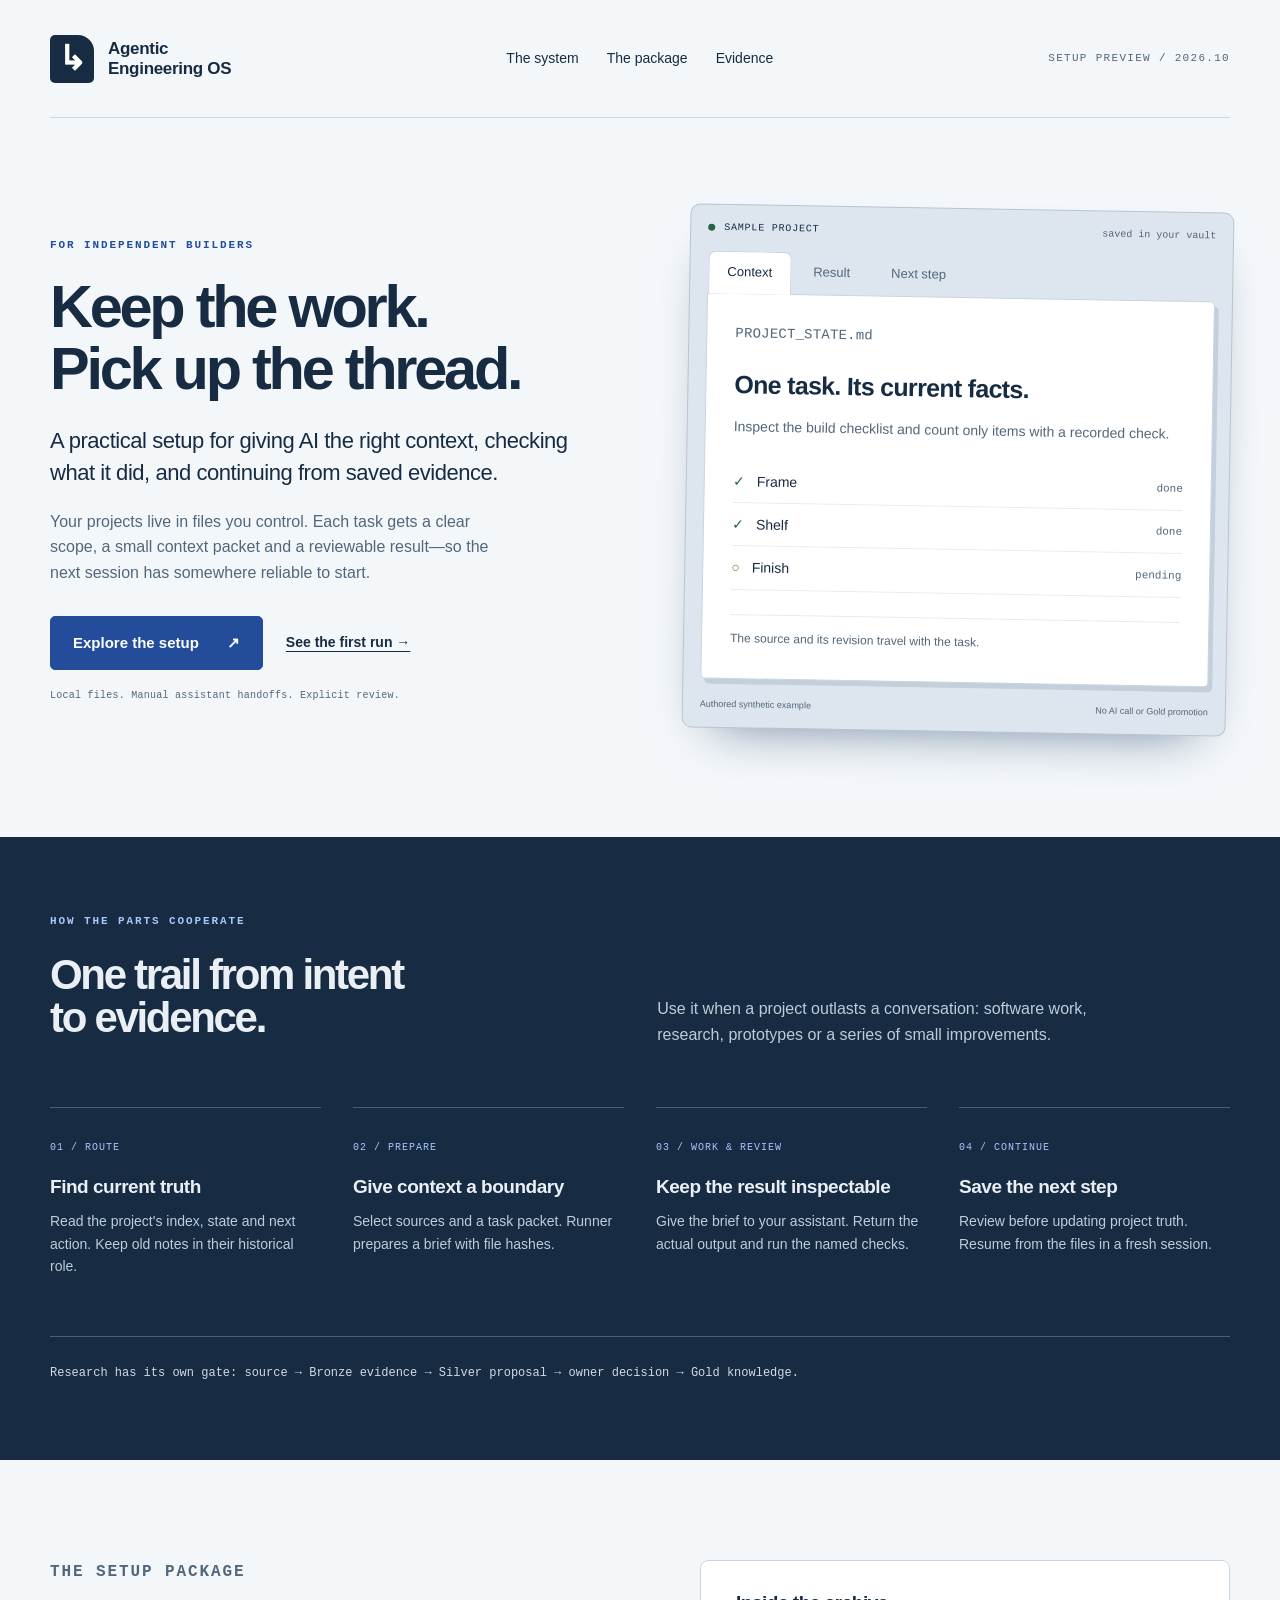
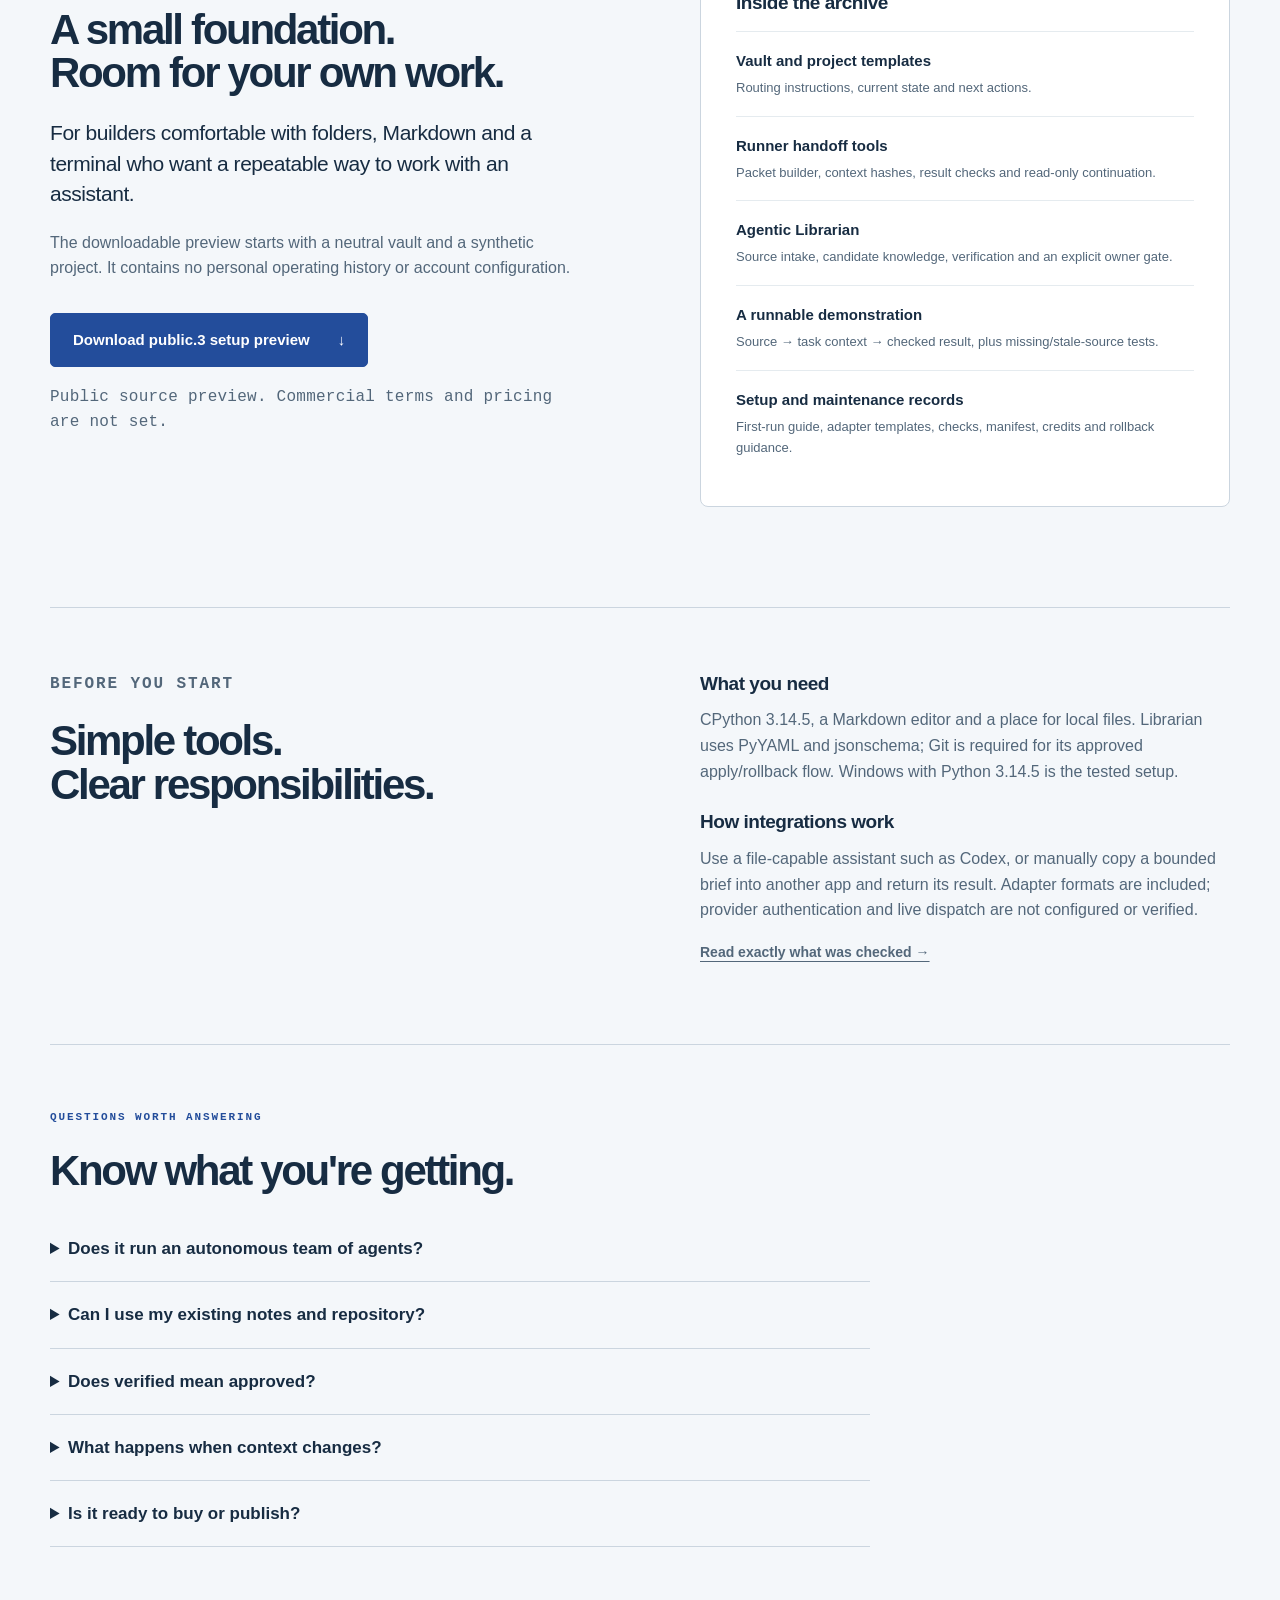
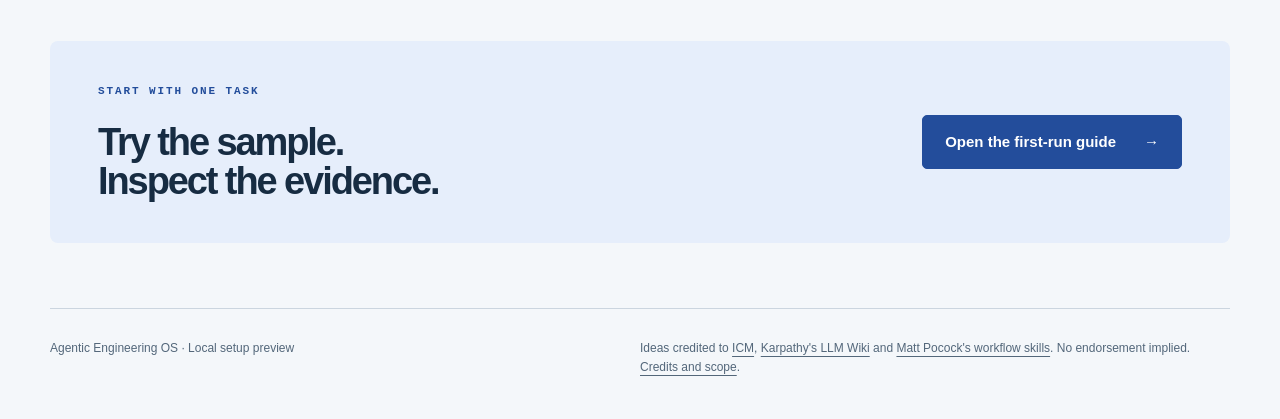
<file: site/index.html>
<!doctype html>
<html lang="en">
<head><meta charset="utf-8"><meta name="viewport" content="width=device-width,initial-scale=1"><meta name="description" content="A file-based setup for independent builders coordinating ongoing work with AI."><title>Agentic Engineering OS — a setup for work you can continue</title><link rel="stylesheet" href="style.css"></head>
<body>
<a class="skip" href="#main">Skip to content</a>
<header class="wrap masthead"><a class="brand" href="index.html"><span class="mark" aria-hidden="true">↳</span><span>Agentic<br>Engineering OS</span></a><nav aria-label="Main"><a href="#system">The system</a><a href="#package">The package</a><a href="verification.html">Evidence</a></nav><span class="edition">SETUP PREVIEW / 2026.10</span></header>
<main id="main">
<section class="wrap hero">
 <div class="hero-copy"><p class="eyebrow">FOR INDEPENDENT BUILDERS</p><h1>Keep the work.<br>Pick up the thread.</h1><p class="lead">A practical setup for giving AI the right context, checking what it did, and continuing from saved evidence.</p><p class="intro">Your projects live in files you control. Each task gets a clear scope, a small context packet and a reviewable result—so the next session has somewhere reliable to start.</p><div class="actions"><a class="button" href="#package">Explore the setup <span aria-hidden="true">↗</span></a><a class="text-link" href="first-run.html">See the first run →</a></div><p class="caption">Local files. Manual assistant handoffs. Explicit review.</p></div>
 <div class="preview" aria-label="Interactive synthetic workflow preview"><div class="preview-top"><span class="dot"></span> SAMPLE PROJECT <span>saved in your vault</span></div><div class="tabs" role="tablist" aria-label="Sample project records"><button id="tab-context" role="tab" aria-controls="context" aria-selected="true">Context</button><button id="tab-result" role="tab" aria-controls="result" aria-selected="false" tabindex="-1">Result</button><button id="tab-next" role="tab" aria-controls="next" aria-selected="false" tabindex="-1">Next step</button></div><div class="paper">
  <div id="context" role="tabpanel" aria-labelledby="tab-context"><p class="file">PROJECT_STATE.md</p><h2>One task. Its current facts.</h2><p>Inspect the build checklist and count only items with a recorded check.</p><ul class="checklist"><li><span class="check">✓</span> Frame <span>done</span></li><li><span class="check">✓</span> Shelf <span>done</span></li><li><span class="pending">○</span> Finish <span>pending</span></li></ul><p class="note">The source and its revision travel with the task.</p></div>
  <div id="result" role="tabpanel" aria-labelledby="tab-result" hidden><p class="file">artifacts/report.md</p><h2>Two checked items.<br>One still pending.</h2><p>The demonstration counts the source rows and saves a report with the source path and SHA-256.</p><div class="status">Candidate result saved</div><p class="note">A passed file check is evidence. Independent review and owner acceptance remain separate.</p></div>
  <div id="next" role="tabpanel" aria-labelledby="tab-next" hidden><p class="file">worker_result.json</p><h2>A clear place to continue.</h2><p>Review the remaining item and the pending knowledge proposal. Keep the old source and result intact.</p><div class="status neutral">Owner decision: pending</div><p class="note">A fresh review checks current source bytes. Missing or changed evidence is called out before continuing.</p></div>
 </div><div class="preview-bottom"><span>Authored synthetic example</span><span>No AI call or Gold promotion</span></div></div>
</section>
<section class="band" id="system"><div class="wrap"><div class="section-intro"><p class="eyebrow">HOW THE PARTS COOPERATE</p><h2>One trail from intent<br>to evidence.</h2><p>Use it when a project outlasts a conversation: software work, research, prototypes or a series of small improvements.</p></div><ol class="flow"><li><span>01 / ROUTE</span><h3>Find current truth</h3><p>Read the project's index, state and next action. Keep old notes in their historical role.</p></li><li><span>02 / PREPARE</span><h3>Give context a boundary</h3><p>Select sources and a task packet. Runner prepares a brief with file hashes.</p></li><li><span>03 / WORK & REVIEW</span><h3>Keep the result inspectable</h3><p>Give the brief to your assistant. Return the actual output and run the named checks.</p></li><li><span>04 / CONTINUE</span><h3>Save the next step</h3><p>Review before updating project truth. Resume from the files in a fresh session.</p></li></ol><p class="band-note">Research has its own gate: source → Bronze evidence → Silver proposal → owner decision → Gold knowledge.</p></div></section>
<section class="wrap offer" id="package"><div><p class="eyebrow">THE SETUP PACKAGE</p><h2>A small foundation.<br>Room for your own work.</h2><p class="lead small">For builders comfortable with folders, Markdown and a terminal who want a repeatable way to work with an assistant.</p><p>The downloadable preview starts with a neutral vault and a synthetic project. It contains no personal operating history or account configuration.</p><a class="button" href="downloads/agentic-engineering-os-2026.10.09-public.3.zip" download>Download public.3 setup preview <span aria-hidden="true">↓</span></a><p class="caption">Public source preview. Commercial terms and pricing are not set.</p></div><div class="contents"><h3>Inside the archive</h3><ul><li><strong>Vault and project templates</strong><span>Routing instructions, current state and next actions.</span></li><li><strong>Runner handoff tools</strong><span>Packet builder, context hashes, result checks and read-only continuation.</span></li><li><strong>Agentic Librarian</strong><span>Source intake, candidate knowledge, verification and an explicit owner gate.</span></li><li><strong>A runnable demonstration</strong><span>Source → task context → checked result, plus missing/stale-source tests.</span></li><li><strong>Setup and maintenance records</strong><span>First-run guide, adapter templates, checks, manifest, credits and rollback guidance.</span></li></ul></div></section>
<section class="wrap requirements"><div><p class="eyebrow">BEFORE YOU START</p><h2>Simple tools.<br>Clear responsibilities.</h2></div><div><h3>What you need</h3><p>CPython 3.14.5, a Markdown editor and a place for local files. Librarian uses PyYAML and jsonschema; Git is required for its approved apply/rollback flow. Windows with Python 3.14.5 is the tested setup.</p><h3>How integrations work</h3><p>Use a file-capable assistant such as Codex, or manually copy a bounded brief into another app and return its result. Adapter formats are included; provider authentication and live dispatch are not configured or verified.</p><p><a class="text-link" href="verification.html">Read exactly what was checked →</a></p></div></section>
<section class="wrap faq"><p class="eyebrow">QUESTIONS WORTH ANSWERING</p><h2>Know what you're getting.</h2><details><summary>Does it run an autonomous team of agents?</summary><p>No. The portable tools prepare and verify files. You or your assistant invoke the work. No model, paid service, scheduler or general worker sandbox is installed.</p></details><details><summary>Can I use my existing notes and repository?</summary><p>Yes. Start beside them, run the sample, and bring across only the templates and tools you choose. Keep project code in its existing repository. Never replace an existing vault wholesale.</p></details><details><summary>Does verified mean approved?</summary><p>No. Mechanical checks, independent review, owner acceptance and release are separate. Librarian proposals remain pending until the owner makes the exact decision.</p></details><details><summary>What happens when context changes?</summary><p>The handoff freshness check refuses changed or missing source files. Preserve the old evidence, inspect the change, and prepare a fresh authorized packet. A missing result is unknown, not proof nothing ran.</p></details><details><summary>Is it ready to buy or publish?</summary><p>This is a tested local setup preview. Pricing, commercial license/distribution terms and any support offer still need an owner decision. No customer outcomes, performance guarantees or live integrations are claimed.</p></details></section>
<section class="wrap closing"><div><p class="eyebrow">START WITH ONE TASK</p><h2>Try the sample.<br>Inspect the evidence.</h2></div><a class="button" href="first-run.html">Open the first-run guide <span aria-hidden="true">→</span></a></section>
</main><footer class="wrap"><p>Agentic Engineering OS · Local setup preview</p><p>Ideas credited to <a href="https://arxiv.org/abs/2603.16021v2">ICM</a>, <a href="https://gist.github.com/karpathy/442a6bf555914893e9891c11519de94f">Karpathy's LLM Wiki</a> and <a href="https://github.com/mattpocock/skills">Matt Pocock's workflow skills</a>. No endorsement implied. <a href="sources.html">Credits and scope</a>.</p></footer><script src="preview.js"></script>
</body></html>
</file>
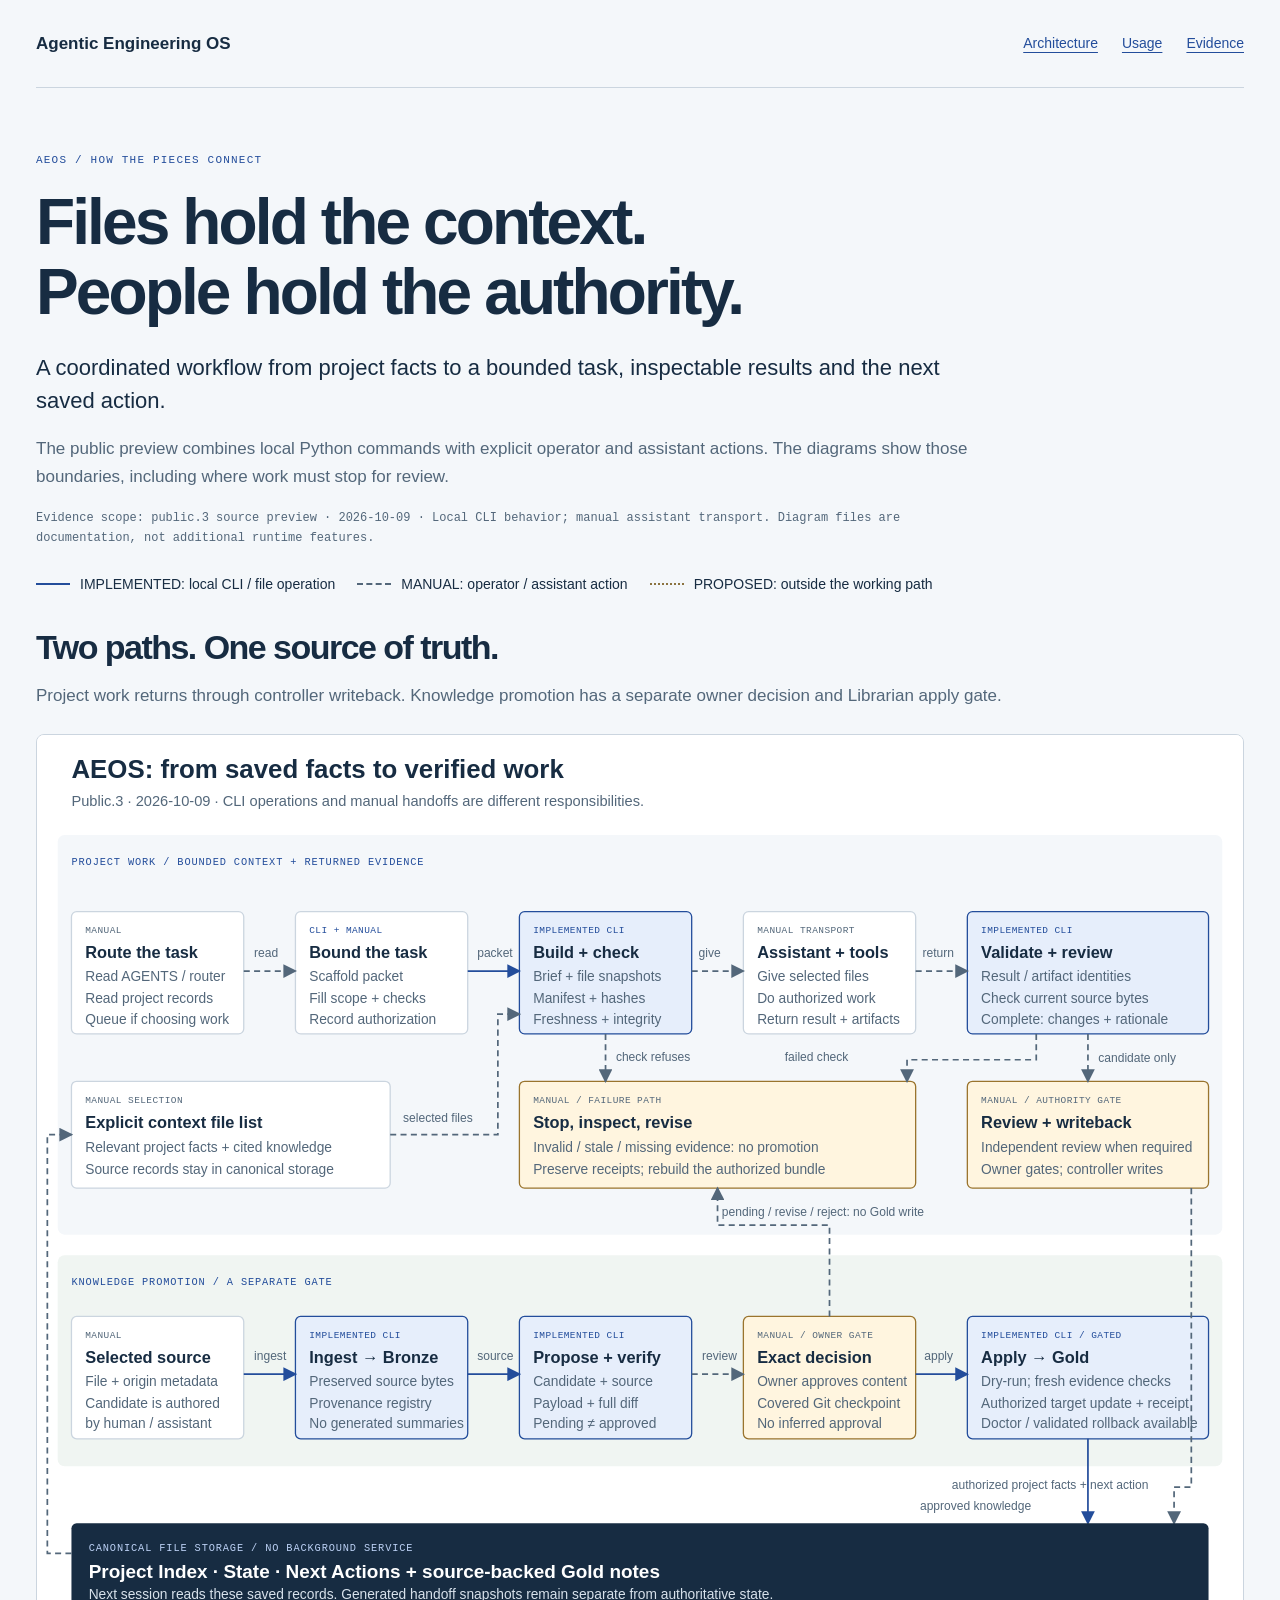
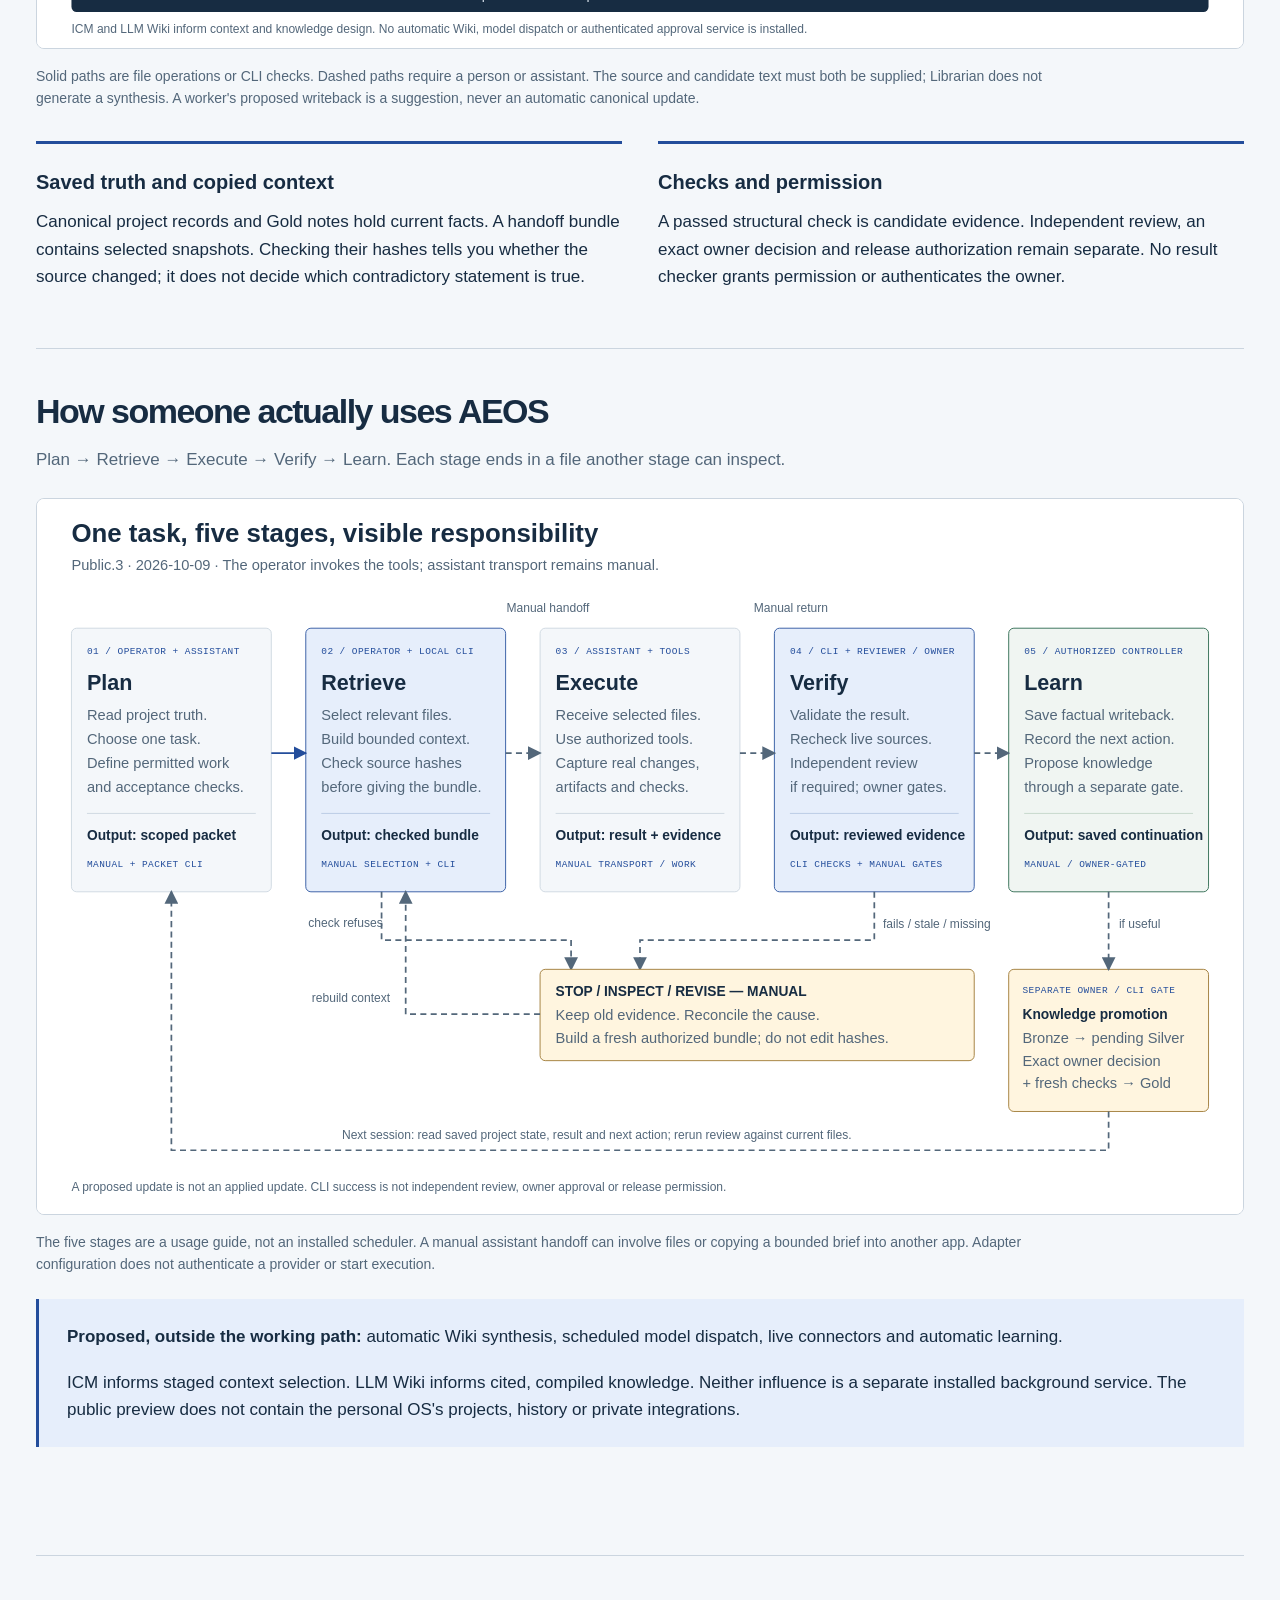
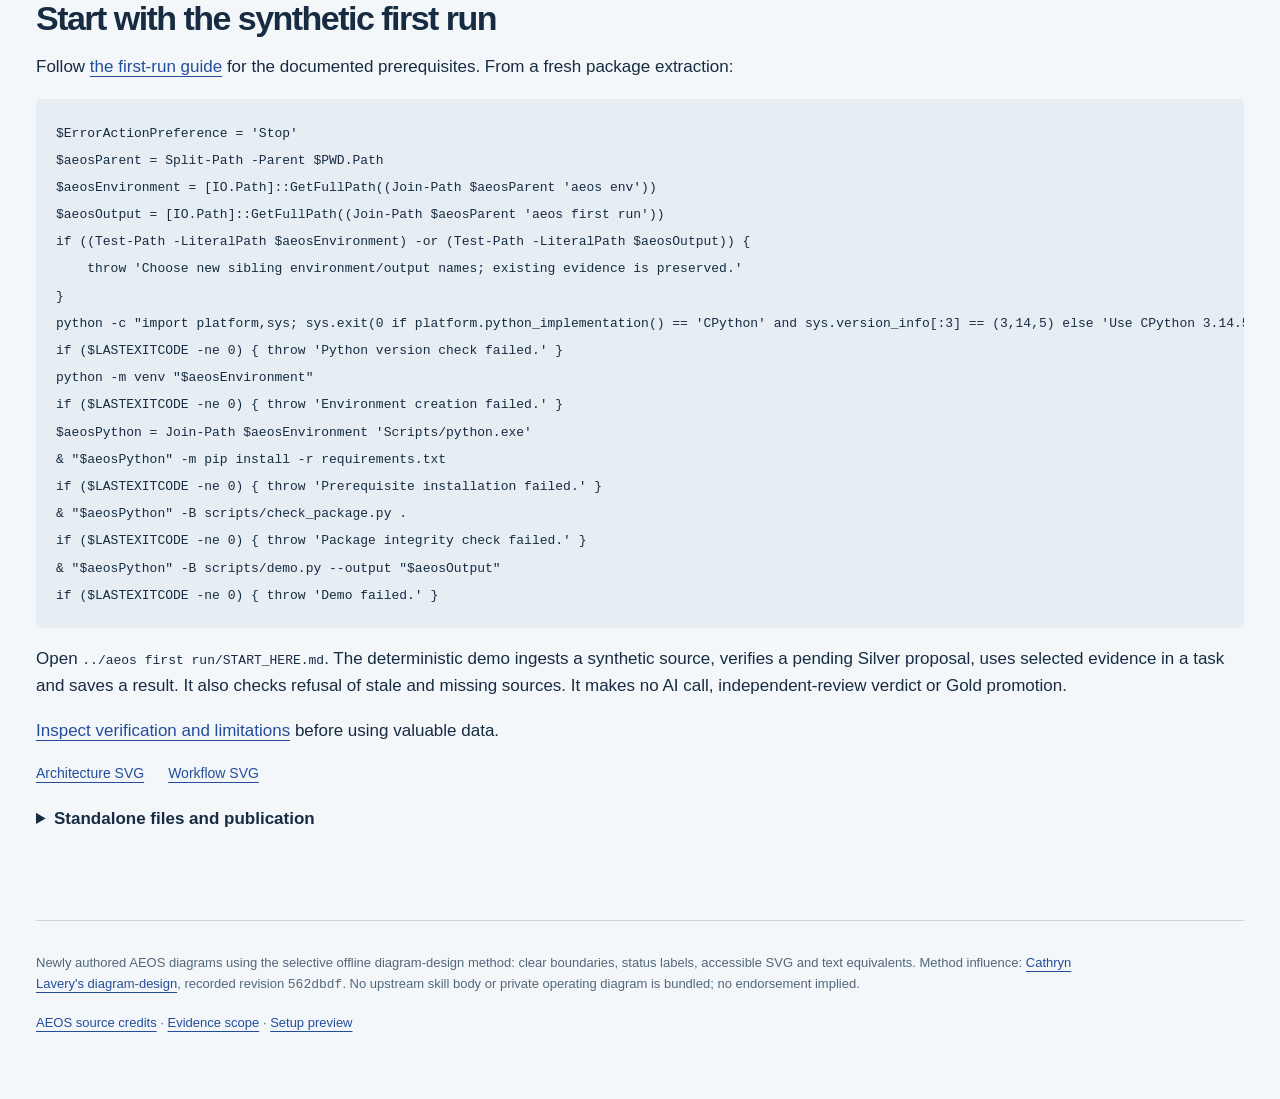
<file: site/architecture.html>
<!doctype html>
<html lang="en">
<head>
<meta charset="utf-8">
<meta name="viewport" content="width=device-width,initial-scale=1">
<meta name="description" content="How AEOS connects saved project facts, bounded context, manual assistant work, verification and controlled knowledge updates.">
<title>AEOS — architecture and actual workflow</title>
<style>
:root{--paper:#f4f7fa;--ink:#172c42;--muted:#53677a;--line:#cbd5df;--blue:#234d9b;--blue-soft:#e6eefb;--green:#246448;--white:#fff;--sans:"Segoe UI",Arial,sans-serif;--mono:Consolas,"Courier New",monospace}
*{box-sizing:border-box}body{margin:0;background:var(--paper);color:var(--ink);font:17px/1.6 var(--sans)}a{color:var(--blue);text-underline-offset:4px}a:focus-visible,summary:focus-visible{outline:3px solid var(--blue);outline-offset:5px}.skip{position:absolute;top:-80px;left:18px;background:white;padding:10px;z-index:10}.skip:focus{top:10px}.wrap{width:min(1400px,calc(100% - 72px));margin-inline:auto}header{display:flex;align-items:center;justify-content:space-between;gap:24px;padding:30px 0;border-bottom:1px solid var(--line)}.brand{font-weight:650;color:var(--ink);text-decoration:none}nav{display:flex;gap:24px;font-size:14px}.eyebrow,.tag{font:11px/1.5 var(--mono);letter-spacing:1.2px;text-transform:uppercase;color:var(--blue)}.intro{padding:64px 0 34px;max-width:940px}h1,h2{letter-spacing:-.045em;line-height:1.1}h1{font-size:clamp(38px,5vw,64px);margin:14px 0 24px}h2{font-size:34px;margin:0 0 16px}h3{font-size:20px;margin:0 0 10px}p{margin:0 0 18px}.lead{font-size:22px;line-height:1.5}.muted{color:var(--muted)}.legend{display:flex;gap:22px;flex-wrap:wrap;font-size:14px;margin:24px 0 0}.legend span{display:flex;align-items:center;gap:10px}.line{width:34px;border-top:2px solid var(--blue)}.line.manual{border-top:2px dashed var(--muted)}.line.proposed{border-top:2px dotted #8b7340}.visual{background:white;border:1px solid var(--line);border-radius:8px;overflow:hidden;margin:24px 0 16px}.visual svg{display:block;width:100%;height:auto}.caption{font-size:14px;color:var(--muted);max-width:1050px}.section{padding:44px 0;border-top:1px solid var(--line);margin-top:40px}.notes{display:grid;grid-template-columns:1fr 1fr;gap:36px;margin-top:32px}.notes>div{border-top:3px solid var(--blue);padding-top:22px}.notes ul{padding-left:22px}.notes li{margin:10px 0}.plain{display:none}.steps{padding-left:24px;margin:0}.steps>li{padding:20px 0;border-bottom:1px solid var(--line)}.steps p{margin:8px 0 0}.label{font:11px var(--mono);letter-spacing:.3px;color:var(--muted)}.limit{background:var(--blue-soft);padding:24px 28px;border-left:3px solid var(--blue);margin:24px 0}.limit p:last-child{margin-bottom:0}code{font:13px var(--mono);overflow-wrap:anywhere}pre{padding:20px;background:#e6edf3;border-radius:5px;overflow:auto}footer{padding:32px 0 48px;margin-top:44px;border-top:1px solid var(--line);font-size:13px;color:var(--muted)}footer p{max-width:1080px}details{margin-top:20px}summary{cursor:pointer;font-weight:600}details p{margin-top:16px}.download-links{display:flex;gap:24px;flex-wrap:wrap;font-size:14px}.scope{font:12px/1.7 var(--mono);color:var(--muted)}
@media(max-width:820px){.wrap{width:calc(100% - 36px)}header{padding:22px 0;align-items:start}nav{gap:14px;flex-wrap:wrap;justify-content:end;font-size:12px}.intro{padding-top:42px}.lead{font-size:19px}.visual{display:none}.plain{display:block;background:white;border:1px solid var(--line);border-radius:8px;padding:24px;margin:24px 0}.notes{grid-template-columns:1fr;gap:24px}h2{font-size:29px}.section{padding-top:32px}.legend{gap:12px;font-size:12px}.download-links{gap:14px}.limit{padding:20px}.scope{font-size:11px}}
@media print{.visual{display:block}.plain{display:none}header nav,.skip,.download-links{display:none}.wrap{width:100%}.intro{padding-top:20px}.section{break-before:page}.visual{break-inside:avoid}a{color:inherit}}
</style>
</head>
<body>
<a class="skip" href="#main">Skip to content</a>
<header class="wrap"><a class="brand" href="index.html">Agentic Engineering OS</a><nav aria-label="Main"><a href="#architecture">Architecture</a><a href="#workflow">Usage</a><a href="verification.html">Evidence</a></nav></header>
<main class="wrap" id="main">
<section class="intro"><p class="eyebrow">AEOS / how the pieces connect</p><h1>Files hold the context.<br>People hold the authority.</h1><p class="lead">A coordinated workflow from project facts to a bounded task, inspectable results and the next saved action.</p><p class="muted">The public preview combines local Python commands with explicit operator and assistant actions. The diagrams show those boundaries, including where work must stop for review.</p><p class="scope">Evidence scope: public.3 source preview · 2026-10-09 · Local CLI behavior; manual assistant transport. Diagram files are documentation, not additional runtime features.</p><div class="legend" aria-label="Diagram status legend"><span><i class="line" aria-hidden="true"></i>IMPLEMENTED: local CLI / file operation</span><span><i class="line manual" aria-hidden="true"></i>MANUAL: operator / assistant action</span><span><i class="line proposed" aria-hidden="true"></i>PROPOSED: outside the working path</span></div></section>
<section id="architecture" aria-labelledby="architecture-title"><h2 id="architecture-title">Two paths. One source of truth.</h2><p class="muted">Project work returns through controller writeback. Knowledge promotion has a separate owner decision and Librarian apply gate.</p>
<figure class="visual">
<svg id="architecture-diagram" xmlns="http://www.w3.org/2000/svg" viewBox="0 0 1400 1060" role="img" aria-labelledby="arch-title arch-desc">
<title id="arch-title">AEOS public preview component architecture</title>
<desc id="arch-desc">The operator reads a router and project records, fills a packet, builds and checks a bounded context bundle, and manually hands it to an assistant. Result checks are followed by independent review when required, applicable owner gates and manual project writeback. A separate Librarian path ingests source bytes into Bronze, proposes and verifies Silver, requires an exact owner decision and covered Git checkpoint, then applies Gold. Invalid or stale evidence stops work. Solid connectors are CLI or file operations; dashed connectors are manual actions.</desc>
<defs><marker id="arch-arrow" markerWidth="8" markerHeight="8" refX="7" refY="4" orient="auto" markerUnits="strokeWidth"><path d="M0 0L8 4L0 8Z" fill="#234d9b"/></marker><marker id="arch-manual-arrow" markerWidth="8" markerHeight="8" refX="7" refY="4" orient="auto" markerUnits="strokeWidth"><path d="M0 0L8 4L0 8Z" fill="#53677a"/></marker><style>.a-title{font:600 30px 'Segoe UI',Arial,sans-serif;fill:#172c42}.a-sub{font:17px 'Segoe UI',Arial,sans-serif;fill:#53677a}.a-kicker{font:12px Consolas,'Courier New',monospace;letter-spacing:1px;fill:#234d9b}.a-label{font:600 19px 'Segoe UI',Arial,sans-serif;fill:#172c42}.a-body{font:16px 'Segoe UI',Arial,sans-serif;fill:#53677a}.a-status{font:11px Consolas,'Courier New',monospace;letter-spacing:.5px;fill:#234d9b}.a-status-manual{fill:#53677a}.a-note{font:14px 'Segoe UI',Arial,sans-serif;fill:#53677a}.a-box{fill:#fff;stroke:#cbd5df;stroke-width:1.5}.a-cli{fill:#e6eefb;stroke:#234d9b;stroke-width:1.5}.a-gate{fill:#fff5df;stroke:#9a742d;stroke-width:1.5}.a-solid{fill:none;stroke:#234d9b;stroke-width:2;marker-end:url(#arch-arrow)}.a-manual{fill:none;stroke:#53677a;stroke-width:2;stroke-dasharray:7 5;marker-end:url(#arch-manual-arrow)}</style></defs>
<rect width="1400" height="1060" fill="#fff"/>
<text x="40" y="50" class="a-title">AEOS: from saved facts to verified work</text><text x="40" y="82" class="a-sub">Public.3 · 2026-10-09 · CLI operations and manual handoffs are different responsibilities.</text>
<rect x="24" y="116" width="1352" height="464" rx="8" fill="#f4f7fa"/><text x="40" y="151" class="a-kicker">PROJECT WORK / BOUNDED CONTEXT + RETURNED EVIDENCE</text>
<g transform="translate(40 205)"><rect class="a-box" width="200" height="142" rx="6"/><text class="a-status a-status-manual" x="16" y="25">MANUAL</text><text class="a-label" x="16" y="54">Route the task</text><text class="a-body" x="16" y="81">Read AGENTS / router</text><text class="a-body" x="16" y="106">Read project records</text><text class="a-body" x="16" y="130">Queue if choosing work</text></g>
<g transform="translate(300 205)"><rect class="a-box" width="200" height="142" rx="6"/><text class="a-status" x="16" y="25">CLI + MANUAL</text><text class="a-label" x="16" y="54">Bound the task</text><text class="a-body" x="16" y="81">Scaffold packet</text><text class="a-body" x="16" y="106">Fill scope + checks</text><text class="a-body" x="16" y="130">Record authorization</text></g>
<g transform="translate(560 205)"><rect class="a-cli" width="200" height="142" rx="6"/><text class="a-status" x="16" y="25">IMPLEMENTED CLI</text><text class="a-label" x="16" y="54">Build + check</text><text class="a-body" x="16" y="81">Brief + file snapshots</text><text class="a-body" x="16" y="106">Manifest + hashes</text><text class="a-body" x="16" y="130">Freshness + integrity</text></g>
<g transform="translate(820 205)"><rect class="a-box" width="200" height="142" rx="6"/><text class="a-status a-status-manual" x="16" y="25">MANUAL TRANSPORT</text><text class="a-label" x="16" y="54">Assistant + tools</text><text class="a-body" x="16" y="81">Give selected files</text><text class="a-body" x="16" y="106">Do authorized work</text><text class="a-body" x="16" y="130">Return result + artifacts</text></g>
<g transform="translate(1080 205)"><rect class="a-cli" width="280" height="142" rx="6"/><text class="a-status" x="16" y="25">IMPLEMENTED CLI</text><text class="a-label" x="16" y="54">Validate + review</text><text class="a-body" x="16" y="81">Result / artifact identities</text><text class="a-body" x="16" y="106">Check current source bytes</text><text class="a-body" x="16" y="130">Complete: changes + rationale</text></g>
<path class="a-manual" d="M240 274H300"/><path class="a-solid" d="M500 274H560"/><path class="a-manual" d="M760 274H820"/><path class="a-manual" d="M1020 274H1080"/>
<text x="252" y="258" class="a-note">read</text><text x="511" y="258" class="a-note">packet</text><text x="768" y="258" class="a-note">give</text><text x="1028" y="258" class="a-note">return</text>
<g transform="translate(40 402)"><rect class="a-box" width="370" height="124" rx="6"/><text class="a-status a-status-manual" x="16" y="25">MANUAL SELECTION</text><text class="a-label" x="16" y="54">Explicit context file list</text><text class="a-body" x="16" y="82">Relevant project facts + cited knowledge</text><text class="a-body" x="16" y="108">Source records stay in canonical storage</text></g>
<path class="a-manual" d="M410 464H535V324H560"/><text x="425" y="449" class="a-note">selected files</text>
<g transform="translate(560 402)"><rect class="a-gate" width="460" height="124" rx="6"/><text class="a-status a-status-manual" x="16" y="25">MANUAL / FAILURE PATH</text><text class="a-label" x="16" y="54">Stop, inspect, revise</text><text class="a-body" x="16" y="82">Invalid / stale / missing evidence: no promotion</text><text class="a-body" x="16" y="108">Preserve receipts; rebuild the authorized bundle</text></g>
<g transform="translate(1080 402)"><rect class="a-gate" width="280" height="124" rx="6"/><text class="a-status a-status-manual" x="16" y="25">MANUAL / AUTHORITY GATE</text><text class="a-label" x="16" y="54">Review + writeback</text><text class="a-body" x="16" y="82">Independent review when required</text><text class="a-body" x="16" y="108">Owner gates; controller writes</text></g>
<path class="a-manual" d="M660 347V402"/><text x="672" y="379" class="a-note">check refuses</text><path class="a-manual" d="M1220 347V402"/><text x="1232" y="380" class="a-note">candidate only</text><path class="a-manual" d="M1160 347V377H1010V402"/><text x="868" y="379" class="a-note">failed check</text>
<rect x="24" y="604" width="1352" height="245" rx="8" fill="#f0f5f2"/><text x="40" y="639" class="a-kicker">KNOWLEDGE PROMOTION / A SEPARATE GATE</text>
<g transform="translate(40 675)"><rect class="a-box" width="200" height="142" rx="6"/><text class="a-status a-status-manual" x="16" y="25">MANUAL</text><text class="a-label" x="16" y="54">Selected source</text><text class="a-body" x="16" y="81">File + origin metadata</text><text class="a-body" x="16" y="106">Candidate is authored</text><text class="a-body" x="16" y="130">by human / assistant</text></g>
<g transform="translate(300 675)"><rect class="a-cli" width="200" height="142" rx="6"/><text class="a-status" x="16" y="25">IMPLEMENTED CLI</text><text class="a-label" x="16" y="54">Ingest → Bronze</text><text class="a-body" x="16" y="81">Preserved source bytes</text><text class="a-body" x="16" y="106">Provenance registry</text><text class="a-body" x="16" y="130">No generated summaries</text></g>
<g transform="translate(560 675)"><rect class="a-cli" width="200" height="142" rx="6"/><text class="a-status" x="16" y="25">IMPLEMENTED CLI</text><text class="a-label" x="16" y="54">Propose + verify</text><text class="a-body" x="16" y="81">Candidate + source</text><text class="a-body" x="16" y="106">Payload + full diff</text><text class="a-body" x="16" y="130">Pending ≠ approved</text></g>
<g transform="translate(820 675)"><rect class="a-gate" width="200" height="142" rx="6"/><text class="a-status a-status-manual" x="16" y="25">MANUAL / OWNER GATE</text><text class="a-label" x="16" y="54">Exact decision</text><text class="a-body" x="16" y="81">Owner approves content</text><text class="a-body" x="16" y="106">Covered Git checkpoint</text><text class="a-body" x="16" y="130">No inferred approval</text></g>
<g transform="translate(1080 675)"><rect class="a-cli" width="280" height="142" rx="6"/><text class="a-status" x="16" y="25">IMPLEMENTED CLI / GATED</text><text class="a-label" x="16" y="54">Apply → Gold</text><text class="a-body" x="16" y="81">Dry-run; fresh evidence checks</text><text class="a-body" x="16" y="106">Authorized target update + receipt</text><text class="a-body" x="16" y="130">Doctor / validated rollback available</text></g>
<path class="a-solid" d="M240 742H300"/><path class="a-solid" d="M500 742H560"/><path class="a-manual" d="M760 742H820"/><path class="a-solid" d="M1020 742H1080"/>
<text x="252" y="725" class="a-note">ingest</text><text x="511" y="725" class="a-note">source</text><text x="772" y="725" class="a-note">review</text><text x="1030" y="725" class="a-note">apply</text>
<path class="a-manual" d="M920 675V569H790V526"/><text x="795" y="558" class="a-note">pending / revise / reject: no Gold write</text>
<path class="a-manual" d="M1340 526V873H1320V915"/><text x="1062" y="875" class="a-note">authorized project facts + next action</text>
<path class="a-solid" d="M1220 817V915"/><text x="1025" y="900" class="a-note">approved knowledge</text>
<g transform="translate(40 915)"><rect width="1320" height="103" rx="6" fill="#172c42"/><text x="20" y="32" style="font:12px Consolas,'Courier New',monospace;fill:#bcd1f5;letter-spacing:1px">CANONICAL FILE STORAGE / NO BACKGROUND SERVICE</text><text x="20" y="64" style="font:600 22px 'Segoe UI',Arial,sans-serif;fill:#fff">Project Index · State · Next Actions + source-backed Gold notes</text><text x="20" y="88" style="font:16px 'Segoe UI',Arial,sans-serif;fill:#d7e1eb">Next session reads these saved records. Generated handoff snapshots remain separate from authoritative state.</text></g>
<path class="a-manual" d="M40 950H12V464H40"/>
<text x="40" y="1043" class="a-note">ICM and LLM Wiki inform context and knowledge design. No automatic Wiki, model dispatch or authenticated approval service is installed.</text>
</svg>
</figure>
<div class="plain" aria-label="Architecture in readable text"><p class="tag">Architecture / narrow-screen view</p><ol class="steps"><li><strong>Route and bound the work — MANUAL + CLI.</strong><p>Read the router and project facts. Scaffold a packet, then fill its scope, checks and actual authorization.</p></li><li><strong>Prepare context — CLI + MANUAL.</strong><p>Select cited files. <code>handoff.py build</code> saves a brief, snapshots and hashes; <code>check</code> checks integrity and source freshness.</p></li><li><strong>Work and return evidence — MANUAL.</strong><p>Give the bundle to your assistant. It uses authorized tools and returns a result, artifacts and actual checks.</p></li><li><strong>Review and write back — CLI + MANUAL.</strong><p>Validate the result and current sources. Obtain independent review when required and applicable owner decisions. The controller performs authorized project writeback.</p></li><li><strong>Promote knowledge separately — CLI + OWNER.</strong><p>Ingest source bytes into Bronze; propose and verify an authored candidate in Silver. Only an exact owner decision, covered Git checkpoint and fresh checks permit apply to Gold.</p></li><li><strong>Recover explicitly — MANUAL.</strong><p>Invalid, missing or stale evidence stops promotion. Preserve the old receipt, inspect the change and rebuild the authorized bundle. Pending or rejected knowledge stays outside Gold.</p></li></ol></div>
<p class="caption">Solid paths are file operations or CLI checks. Dashed paths require a person or assistant. The source and candidate text must both be supplied; Librarian does not generate a synthesis. A worker's proposed writeback is a suggestion, never an automatic canonical update.</p>
<div class="notes"><div><h3>Saved truth and copied context</h3><p>Canonical project records and Gold notes hold current facts. A handoff bundle contains selected snapshots. Checking their hashes tells you whether the source changed; it does not decide which contradictory statement is true.</p></div><div><h3>Checks and permission</h3><p>A passed structural check is candidate evidence. Independent review, an exact owner decision and release authorization remain separate. No result checker grants permission or authenticates the owner.</p></div></div>
</section>
<section class="section" id="workflow" aria-labelledby="workflow-title"><h2 id="workflow-title">How someone actually uses AEOS</h2><p class="muted">Plan → Retrieve → Execute → Verify → Learn. Each stage ends in a file another stage can inspect.</p>
<figure class="visual">
<svg id="workflow-diagram" xmlns="http://www.w3.org/2000/svg" viewBox="0 0 1400 830" role="img" aria-labelledby="work-title work-desc">
<title id="work-title">AEOS five-stage usage and responsibility flow</title><desc id="work-desc">The operator plans a scoped task, local commands retrieve selected context and check a bundle, the assistant executes through manual transport, commands plus reviewers verify results, and the controller saves authorized facts. A failed check returns to inspection and a new authorized bundle. Learned knowledge is only promoted by a separate Librarian owner-gated apply. A fresh session reads the saved result and next action.</desc>
<defs><marker id="work-arrow" markerWidth="8" markerHeight="8" refX="7" refY="4" orient="auto" markerUnits="strokeWidth"><path d="M0 0L8 4L0 8Z" fill="#234d9b"/></marker><marker id="work-manual-arrow" markerWidth="8" markerHeight="8" refX="7" refY="4" orient="auto" markerUnits="strokeWidth"><path d="M0 0L8 4L0 8Z" fill="#53677a"/></marker><style>.w-title{font:600 30px 'Segoe UI',Arial,sans-serif;fill:#172c42}.w-sub{font:17px 'Segoe UI',Arial,sans-serif;fill:#53677a}.w-head{font:600 25px 'Segoe UI',Arial,sans-serif;fill:#172c42}.w-role{font:11px Consolas,'Courier New',monospace;letter-spacing:.5px;fill:#234d9b}.w-text{font:17px 'Segoe UI',Arial,sans-serif;fill:#53677a}.w-label{font:600 16px 'Segoe UI',Arial,sans-serif;fill:#172c42}.w-small{font:14px 'Segoe UI',Arial,sans-serif;fill:#53677a}.w-solid{fill:none;stroke:#234d9b;stroke-width:2;marker-end:url(#work-arrow)}.w-manual{fill:none;stroke:#53677a;stroke-width:2;stroke-dasharray:7 5;marker-end:url(#work-manual-arrow)}</style></defs>
<rect width="1400" height="830" fill="#fff"/><text x="40" y="50" class="w-title">One task, five stages, visible responsibility</text><text x="40" y="82" class="w-sub">Public.3 · 2026-10-09 · The operator invokes the tools; assistant transport remains manual.</text>
<g transform="translate(40 150)"><rect width="232" height="306" rx="6" fill="#f4f7fa" stroke="#cbd5df"/><text x="18" y="30" class="w-role">01 / OPERATOR + ASSISTANT</text><text x="18" y="72" class="w-head">Plan</text><text x="18" y="106" class="w-text">Read project truth.</text><text x="18" y="134" class="w-text">Choose one task.</text><text x="18" y="162" class="w-text">Define permitted work</text><text x="18" y="190" class="w-text">and acceptance checks.</text><path d="M18 215H214" stroke="#cbd5df"/><text x="18" y="246" class="w-label">Output: scoped packet</text><text x="18" y="277" class="w-role">MANUAL + PACKET CLI</text></g>
<g transform="translate(312 150)"><rect width="232" height="306" rx="6" fill="#e6eefb" stroke="#234d9b"/><text x="18" y="30" class="w-role">02 / OPERATOR + LOCAL CLI</text><text x="18" y="72" class="w-head">Retrieve</text><text x="18" y="106" class="w-text">Select relevant files.</text><text x="18" y="134" class="w-text">Build bounded context.</text><text x="18" y="162" class="w-text">Check source hashes</text><text x="18" y="190" class="w-text">before giving the bundle.</text><path d="M18 215H214" stroke="#b6c7e2"/><text x="18" y="246" class="w-label">Output: checked bundle</text><text x="18" y="277" class="w-role">MANUAL SELECTION + CLI</text></g>
<g transform="translate(584 150)"><rect width="232" height="306" rx="6" fill="#f4f7fa" stroke="#cbd5df"/><text x="18" y="30" class="w-role">03 / ASSISTANT + TOOLS</text><text x="18" y="72" class="w-head">Execute</text><text x="18" y="106" class="w-text">Receive selected files.</text><text x="18" y="134" class="w-text">Use authorized tools.</text><text x="18" y="162" class="w-text">Capture real changes,</text><text x="18" y="190" class="w-text">artifacts and checks.</text><path d="M18 215H214" stroke="#cbd5df"/><text x="18" y="246" class="w-label">Output: result + evidence</text><text x="18" y="277" class="w-role">MANUAL TRANSPORT / WORK</text></g>
<g transform="translate(856 150)"><rect width="232" height="306" rx="6" fill="#e6eefb" stroke="#234d9b"/><text x="18" y="30" class="w-role">04 / CLI + REVIEWER / OWNER</text><text x="18" y="72" class="w-head">Verify</text><text x="18" y="106" class="w-text">Validate the result.</text><text x="18" y="134" class="w-text">Recheck live sources.</text><text x="18" y="162" class="w-text">Independent review</text><text x="18" y="190" class="w-text">if required; owner gates.</text><path d="M18 215H214" stroke="#b6c7e2"/><text x="18" y="246" class="w-label">Output: reviewed evidence</text><text x="18" y="277" class="w-role">CLI CHECKS + MANUAL GATES</text></g>
<g transform="translate(1128 150)"><rect width="232" height="306" rx="6" fill="#f0f5f2" stroke="#246448"/><text x="18" y="30" class="w-role">05 / AUTHORIZED CONTROLLER</text><text x="18" y="72" class="w-head">Learn</text><text x="18" y="106" class="w-text">Save factual writeback.</text><text x="18" y="134" class="w-text">Record the next action.</text><text x="18" y="162" class="w-text">Propose knowledge</text><text x="18" y="190" class="w-text">through a separate gate.</text><path d="M18 215H214" stroke="#c1d4c8"/><text x="18" y="246" class="w-label">Output: saved continuation</text><text x="18" y="277" class="w-role">MANUAL / OWNER-GATED</text></g>
<path class="w-solid" d="M272 295H312"/><path class="w-manual" d="M544 295H584"/><path class="w-manual" d="M816 295H856"/><path class="w-manual" d="M1088 295H1128"/>
<text x="545" y="131" class="w-small">Manual handoff</text><text x="832" y="131" class="w-small">Manual return</text>
<path class="w-manual" d="M400 456V512H620V546"/><text x="315" y="497" class="w-small">check refuses</text><path class="w-manual" d="M972 456V512H700V546"/><text x="982" y="498" class="w-small">fails / stale / missing</text>
<g transform="translate(584 546)"><rect width="504" height="106" rx="6" fill="#fff5df" stroke="#9a742d"/><text x="18" y="31" class="w-label">STOP / INSPECT / REVISE — MANUAL</text><text x="18" y="59" class="w-text">Keep old evidence. Reconcile the cause.</text><text x="18" y="86" class="w-text">Build a fresh authorized bundle; do not edit hashes.</text></g>
<path class="w-manual" d="M584 598H428V456"/><text x="319" y="584" class="w-small">rebuild context</text>
<g transform="translate(1128 546)"><rect width="232" height="165" rx="6" fill="#fff5df" stroke="#9a742d"/><text x="16" y="28" class="w-role">SEPARATE OWNER / CLI GATE</text><text x="16" y="58" class="w-label">Knowledge promotion</text><text x="16" y="86" class="w-text">Bronze → pending Silver</text><text x="16" y="112" class="w-text">Exact owner decision</text><text x="16" y="138" class="w-text">+ fresh checks → Gold</text></g>
<path class="w-manual" d="M1244 456V546"/><text x="1256" y="498" class="w-small">if useful</text>
<path class="w-manual" d="M1244 711V756H156V456"/><text x="354" y="743" class="w-small">Next session: read saved project state, result and next action; rerun review against current files.</text>
<text x="40" y="803" class="w-small">A proposed update is not an applied update. CLI success is not independent review, owner approval or release permission.</text>
</svg>
</figure>
<div class="plain" aria-label="Workflow in readable text"><p class="tag">Five stages / narrow-screen view</p><ol class="steps"><li><strong>Plan — operator + assistant.</strong><p>Read current project facts; set scope and checks. Output: a bounded task packet.</p></li><li><strong>Retrieve — operator + local CLI.</strong><p>Select cited files; build and check the bundle. Output: snapshots with hashes. Give the selected files to the assistant manually.</p></li><li><strong>Execute — assistant + authorized tools.</strong><p>Complete the permitted task and bring back the result and real artifacts. Output: inspectable work and evidence.</p></li><li><strong>Verify — CLI + reviewer / owner.</strong><p>Validate the result and current source bytes; obtain required independent review and applicable owner decisions. If a check fails or evidence is stale or missing, stop, preserve the receipt and rebuild after inspection.</p></li><li><strong>Learn — authorized controller.</strong><p>Save factual project state and the next action. Useful knowledge goes through separate Bronze/Silver/exact-owner/Gold gates. A fresh session starts from the saved files and reruns review.</p></li></ol></div>
<p class="caption">The five stages are a usage guide, not an installed scheduler. A manual assistant handoff can involve files or copying a bounded brief into another app. Adapter configuration does not authenticate a provider or start execution.</p>
<div class="limit"><p><strong>Proposed, outside the working path:</strong> automatic Wiki synthesis, scheduled model dispatch, live connectors and automatic learning.</p><p>ICM informs staged context selection. LLM Wiki informs cited, compiled knowledge. Neither influence is a separate installed background service. The public preview does not contain the personal OS's projects, history or private integrations.</p></div>
</section>
<section class="section" aria-labelledby="try-title"><h2 id="try-title">Start with the synthetic first run</h2><p>Follow <a href="first-run.html">the first-run guide</a> for the documented prerequisites. From a fresh package extraction:</p><pre><code>$ErrorActionPreference = &#x27;Stop&#x27;
$aeosParent = Split-Path -Parent $PWD.Path
$aeosEnvironment = [IO.Path]::GetFullPath((Join-Path $aeosParent &#x27;aeos env&#x27;))
$aeosOutput = [IO.Path]::GetFullPath((Join-Path $aeosParent &#x27;aeos first run&#x27;))
if ((Test-Path -LiteralPath $aeosEnvironment) -or (Test-Path -LiteralPath $aeosOutput)) {
    throw &#x27;Choose new sibling environment/output names; existing evidence is preserved.&#x27;
}
python -c &quot;import platform,sys; sys.exit(0 if platform.python_implementation() == &#x27;CPython&#x27; and sys.version_info[:3] == (3,14,5) else &#x27;Use CPython 3.14.5&#x27;)&quot;
if ($LASTEXITCODE -ne 0) { throw &#x27;Python version check failed.&#x27; }
python -m venv &quot;$aeosEnvironment&quot;
if ($LASTEXITCODE -ne 0) { throw &#x27;Environment creation failed.&#x27; }
$aeosPython = Join-Path $aeosEnvironment &#x27;Scripts/python.exe&#x27;
&amp; &quot;$aeosPython&quot; -m pip install -r requirements.txt
if ($LASTEXITCODE -ne 0) { throw &#x27;Prerequisite installation failed.&#x27; }
&amp; &quot;$aeosPython&quot; -B scripts/check_package.py .
if ($LASTEXITCODE -ne 0) { throw &#x27;Package integrity check failed.&#x27; }
&amp; &quot;$aeosPython&quot; -B scripts/demo.py --output &quot;$aeosOutput&quot;
if ($LASTEXITCODE -ne 0) { throw &#x27;Demo failed.&#x27; }</code></pre><p>Open <code>../aeos first run/START_HERE.md</code>. The deterministic demo ingests a synthetic source, verifies a pending Silver proposal, uses selected evidence in a task and saves a result. It also checks refusal of stale and missing sources. It makes no AI call, independent-review verdict or Gold promotion.</p><p><a href="verification.html">Inspect verification and limitations</a> before using valuable data.</p><div class="download-links"><a href="https://github.com/Zacharon/AEOS/blob/codex/aeos-security-public-20261008/docs/diagrams/aeos-architecture.svg">Architecture SVG</a><a href="https://github.com/Zacharon/AEOS/blob/codex/aeos-security-public-20261008/docs/diagrams/aeos-workflow.svg">Workflow SVG</a></div><details><summary>Standalone files and publication</summary><p>This page includes both diagrams inline and needs no external assets. The SVG links above open the standalone repository files. A site-only preview serves both inline diagrams without a network request; the standalone files become available on GitHub when this documentation change is pushed.</p></details></section>
</main>
<footer class="wrap"><p>Newly authored AEOS diagrams using the selective offline diagram-design method: clear boundaries, status labels, accessible SVG and text equivalents. Method influence: <a href="https://github.com/cathrynlavery/diagram-design/tree/562dbdf93ff3c3da630be4f90f4f6c2548175058">Cathryn Lavery's diagram-design</a>, recorded revision <code>562dbdf</code>. No upstream skill body or private operating diagram is bundled; no endorsement implied.</p><p><a href="sources.html">AEOS source credits</a> · <a href="verification.html">Evidence scope</a> · <a href="index.html">Setup preview</a></p></footer>
</body>
</html>
</file>
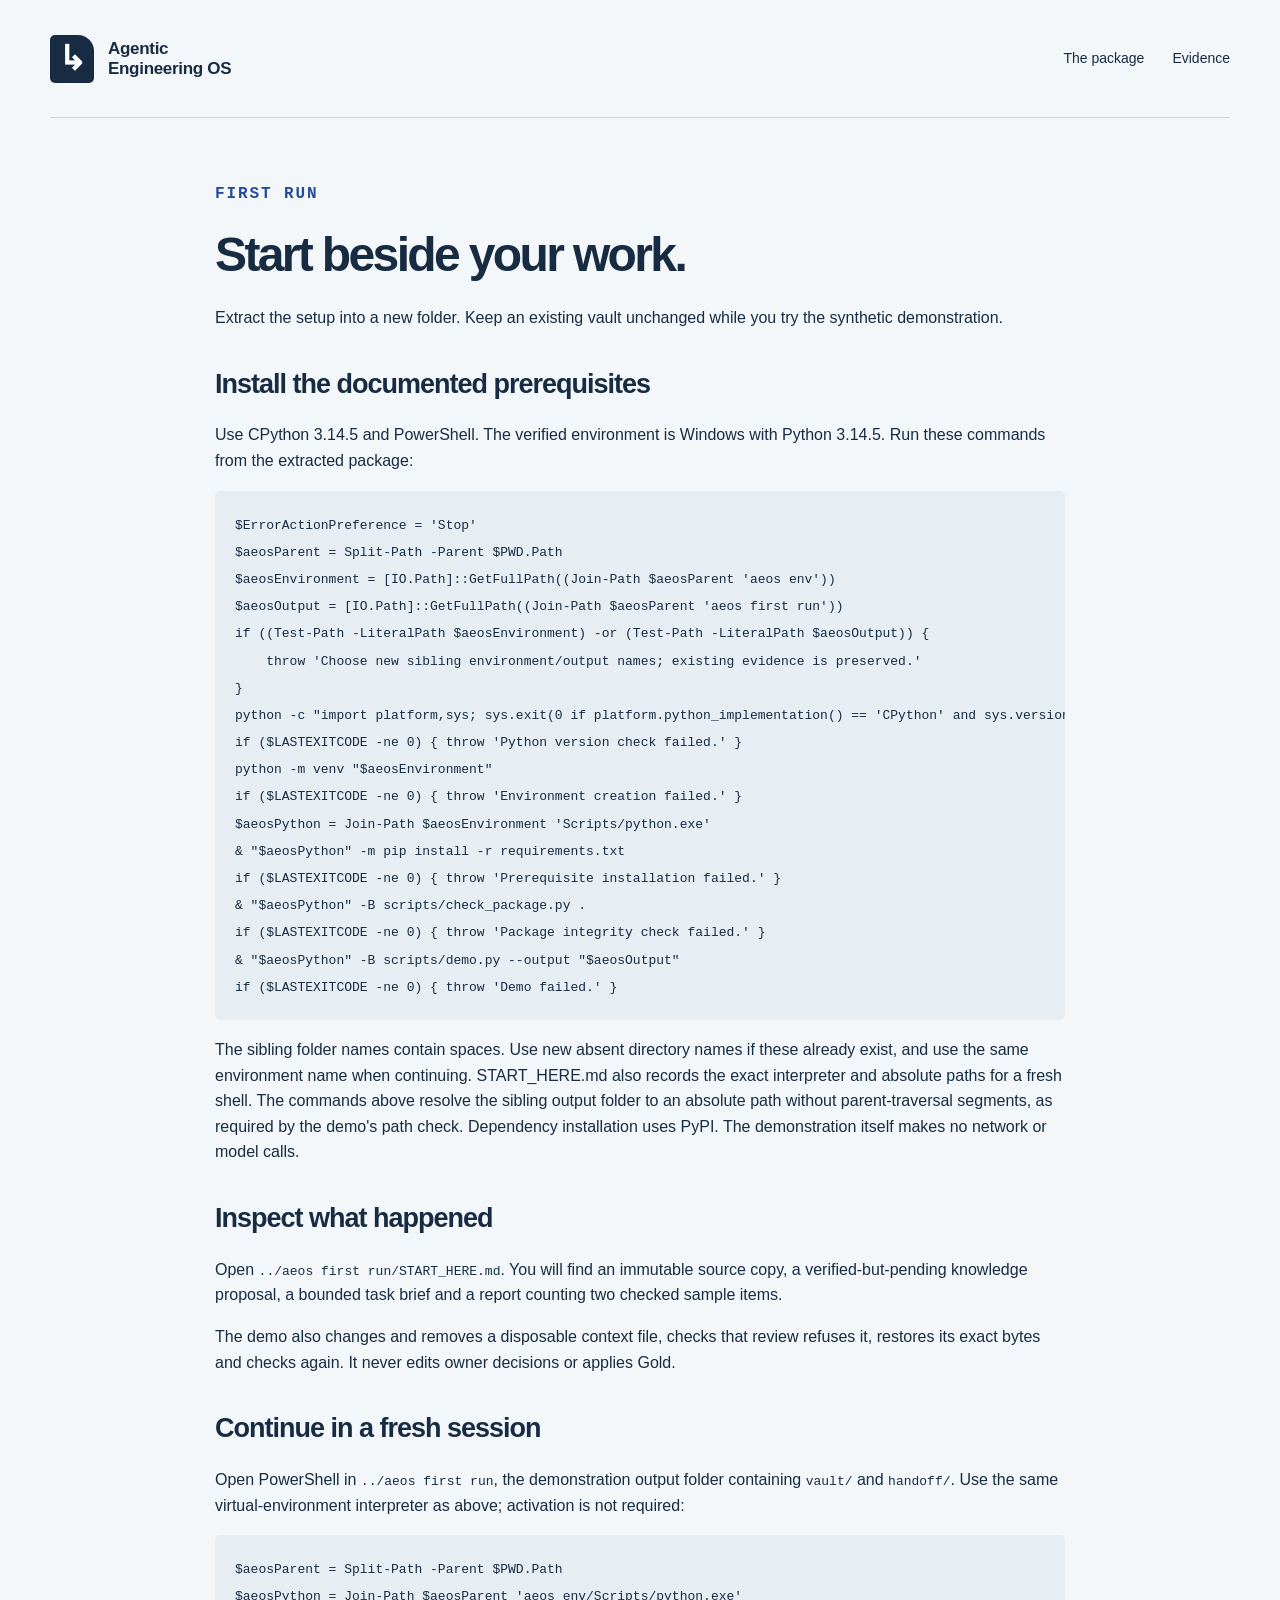
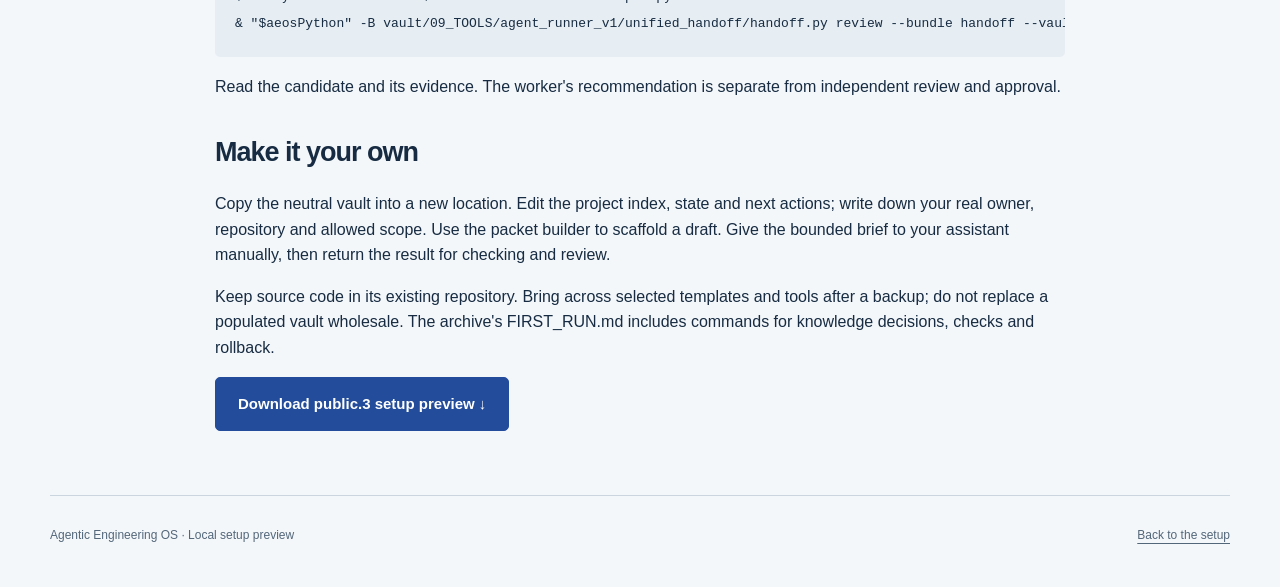
<file: site/first-run.html>
<!doctype html><html lang="en"><head><meta charset="utf-8"><meta name="viewport" content="width=device-width,initial-scale=1"><link rel="stylesheet" href="style.css"><title>First run — Agentic Engineering OS</title></head><body><header class="wrap masthead"><a class="brand" href="index.html"><span class="mark" aria-hidden="true">↳</span><span>Agentic<br>Engineering OS</span></a><nav><a href="index.html#package">The package</a><a href="verification.html">Evidence</a></nav></header><main class="wrap document"><p class="eyebrow">FIRST RUN</p><h1>Start beside your work.</h1><p>Extract the setup into a new folder. Keep an existing vault unchanged while you try the synthetic demonstration.</p><h2>Install the documented prerequisites</h2><p>Use CPython 3.14.5 and PowerShell. The verified environment is Windows with Python 3.14.5. Run these commands from the extracted package:</p><pre><code>$ErrorActionPreference = &#x27;Stop&#x27;
$aeosParent = Split-Path -Parent $PWD.Path
$aeosEnvironment = [IO.Path]::GetFullPath((Join-Path $aeosParent &#x27;aeos env&#x27;))
$aeosOutput = [IO.Path]::GetFullPath((Join-Path $aeosParent &#x27;aeos first run&#x27;))
if ((Test-Path -LiteralPath $aeosEnvironment) -or (Test-Path -LiteralPath $aeosOutput)) {
    throw &#x27;Choose new sibling environment/output names; existing evidence is preserved.&#x27;
}
python -c &quot;import platform,sys; sys.exit(0 if platform.python_implementation() == &#x27;CPython&#x27; and sys.version_info[:3] == (3,14,5) else &#x27;Use CPython 3.14.5&#x27;)&quot;
if ($LASTEXITCODE -ne 0) { throw &#x27;Python version check failed.&#x27; }
python -m venv &quot;$aeosEnvironment&quot;
if ($LASTEXITCODE -ne 0) { throw &#x27;Environment creation failed.&#x27; }
$aeosPython = Join-Path $aeosEnvironment &#x27;Scripts/python.exe&#x27;
&amp; &quot;$aeosPython&quot; -m pip install -r requirements.txt
if ($LASTEXITCODE -ne 0) { throw &#x27;Prerequisite installation failed.&#x27; }
&amp; &quot;$aeosPython&quot; -B scripts/check_package.py .
if ($LASTEXITCODE -ne 0) { throw &#x27;Package integrity check failed.&#x27; }
&amp; &quot;$aeosPython&quot; -B scripts/demo.py --output &quot;$aeosOutput&quot;
if ($LASTEXITCODE -ne 0) { throw &#x27;Demo failed.&#x27; }</code></pre><p>The sibling folder names contain spaces. Use new absent directory names if these already exist, and use the same environment name when continuing. START_HERE.md also records the exact interpreter and absolute paths for a fresh shell. The commands above resolve the sibling output folder to an absolute path without parent-traversal segments, as required by the demo's path check. Dependency installation uses PyPI. The demonstration itself makes no network or model calls.</p><h2>Inspect what happened</h2><p>Open <code>../aeos first run/START_HERE.md</code>. You will find an immutable source copy, a verified-but-pending knowledge proposal, a bounded task brief and a report counting two checked sample items.</p><p>The demo also changes and removes a disposable context file, checks that review refuses it, restores its exact bytes and checks again. It never edits owner decisions or applies Gold.</p><h2>Continue in a fresh session</h2><p>Open PowerShell in <code>../aeos first run</code>, the demonstration output folder containing <code>vault/</code> and <code>handoff/</code>. Use the same virtual-environment interpreter as above; activation is not required:</p><pre><code>$aeosParent = Split-Path -Parent $PWD.Path
$aeosPython = Join-Path $aeosParent &#x27;aeos env/Scripts/python.exe&#x27;
&amp; &quot;$aeosPython&quot; -B vault/09_TOOLS/agent_runner_v1/unified_handoff/handoff.py review --bundle handoff --vault-root vault</code></pre><p>Read the candidate and its evidence. The worker's recommendation is separate from independent review and approval.</p><h2>Make it your own</h2><p>Copy the neutral vault into a new location. Edit the project index, state and next actions; write down your real owner, repository and allowed scope. Use the packet builder to scaffold a draft. Give the bounded brief to your assistant manually, then return the result for checking and review.</p><p>Keep source code in its existing repository. Bring across selected templates and tools after a backup; do not replace a populated vault wholesale. The archive's FIRST_RUN.md includes commands for knowledge decisions, checks and rollback.</p><a class="button" href="downloads/agentic-engineering-os-2026.10.09-public.3.zip" download>Download public.3 setup preview ↓</a></main><footer class="wrap"><p>Agentic Engineering OS · Local setup preview</p><a href="index.html">Back to the setup</a></footer></body></html>
</file>
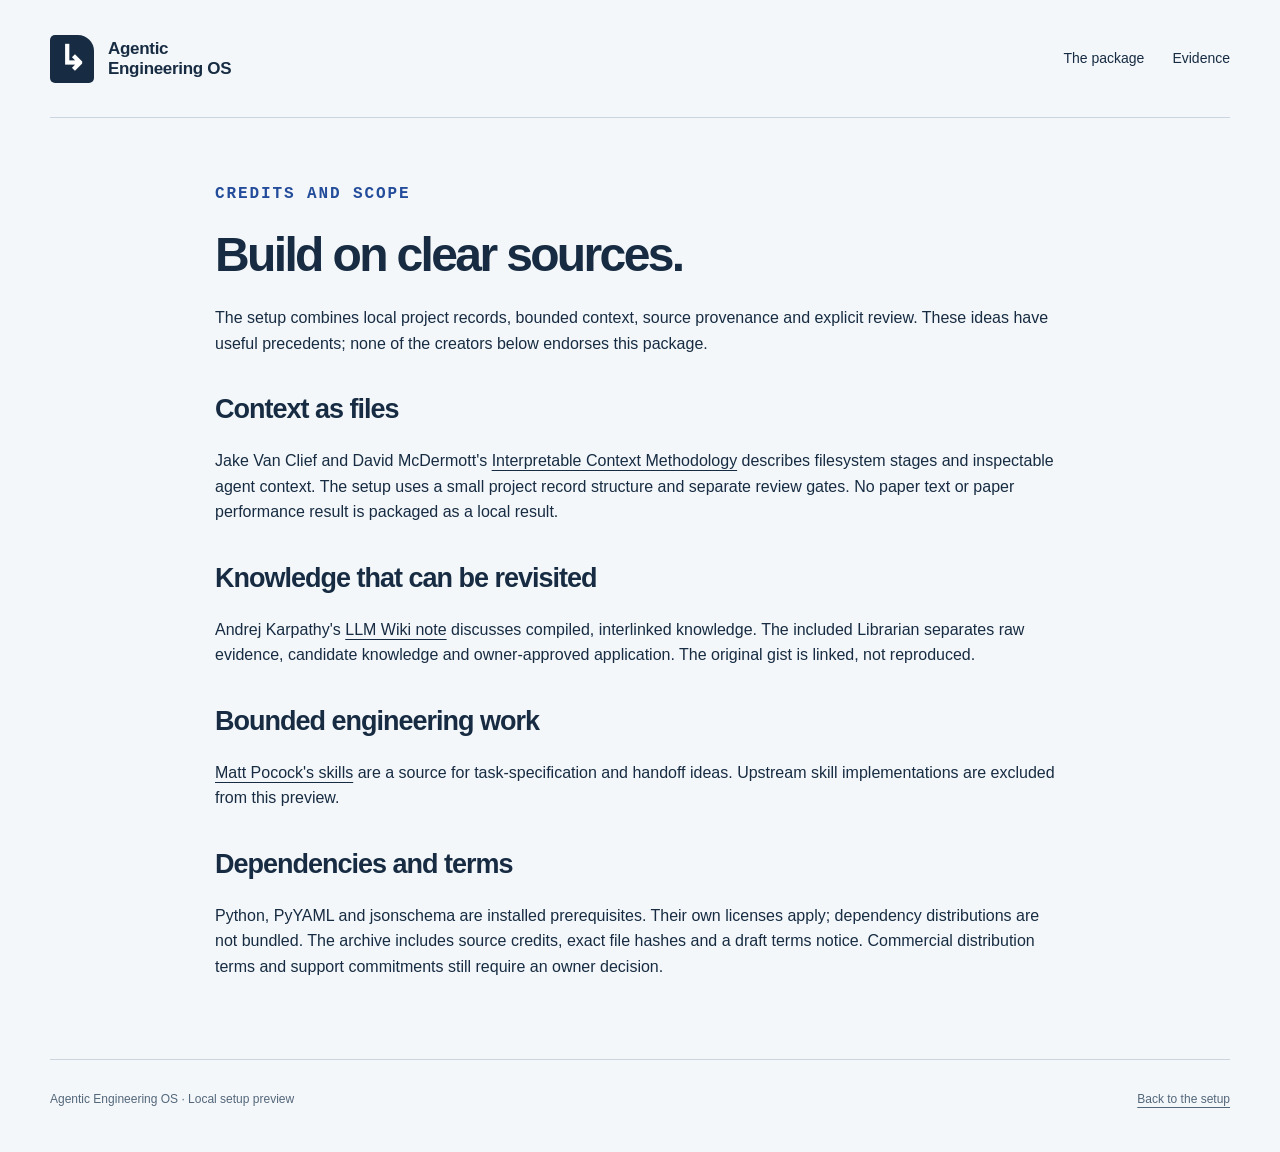
<file: site/sources.html>
<!doctype html><html lang="en"><head><meta charset="utf-8"><meta name="viewport" content="width=device-width,initial-scale=1"><link rel="stylesheet" href="style.css"><title>Source credits — Agentic Engineering OS</title></head><body><header class="wrap masthead"><a class="brand" href="index.html"><span class="mark" aria-hidden="true">↳</span><span>Agentic<br>Engineering OS</span></a><nav><a href="index.html#package">The package</a><a href="verification.html">Evidence</a></nav></header><main class="wrap document"><p class="eyebrow">CREDITS AND SCOPE</p><h1>Build on clear sources.</h1><p>The setup combines local project records, bounded context, source provenance and explicit review. These ideas have useful precedents; none of the creators below endorses this package.</p><h2>Context as files</h2><p>Jake Van Clief and David McDermott's <a href="https://arxiv.org/abs/2603.16021v2">Interpretable Context Methodology</a> describes filesystem stages and inspectable agent context. The setup uses a small project record structure and separate review gates. No paper text or paper performance result is packaged as a local result.</p><h2>Knowledge that can be revisited</h2><p>Andrej Karpathy's <a href="https://gist.github.com/karpathy/442a6bf555914893e9891c11519de94f">LLM Wiki note</a> discusses compiled, interlinked knowledge. The included Librarian separates raw evidence, candidate knowledge and owner-approved application. The original gist is linked, not reproduced.</p><h2>Bounded engineering work</h2><p><a href="https://github.com/mattpocock/skills">Matt Pocock's skills</a> are a source for task-specification and handoff ideas. Upstream skill implementations are excluded from this preview.</p><h2>Dependencies and terms</h2><p>Python, PyYAML and jsonschema are installed prerequisites. Their own licenses apply; dependency distributions are not bundled. The archive includes source credits, exact file hashes and a draft terms notice. Commercial distribution terms and support commitments still require an owner decision.</p></main><footer class="wrap"><p>Agentic Engineering OS · Local setup preview</p><a href="index.html">Back to the setup</a></footer></body></html>
</file>
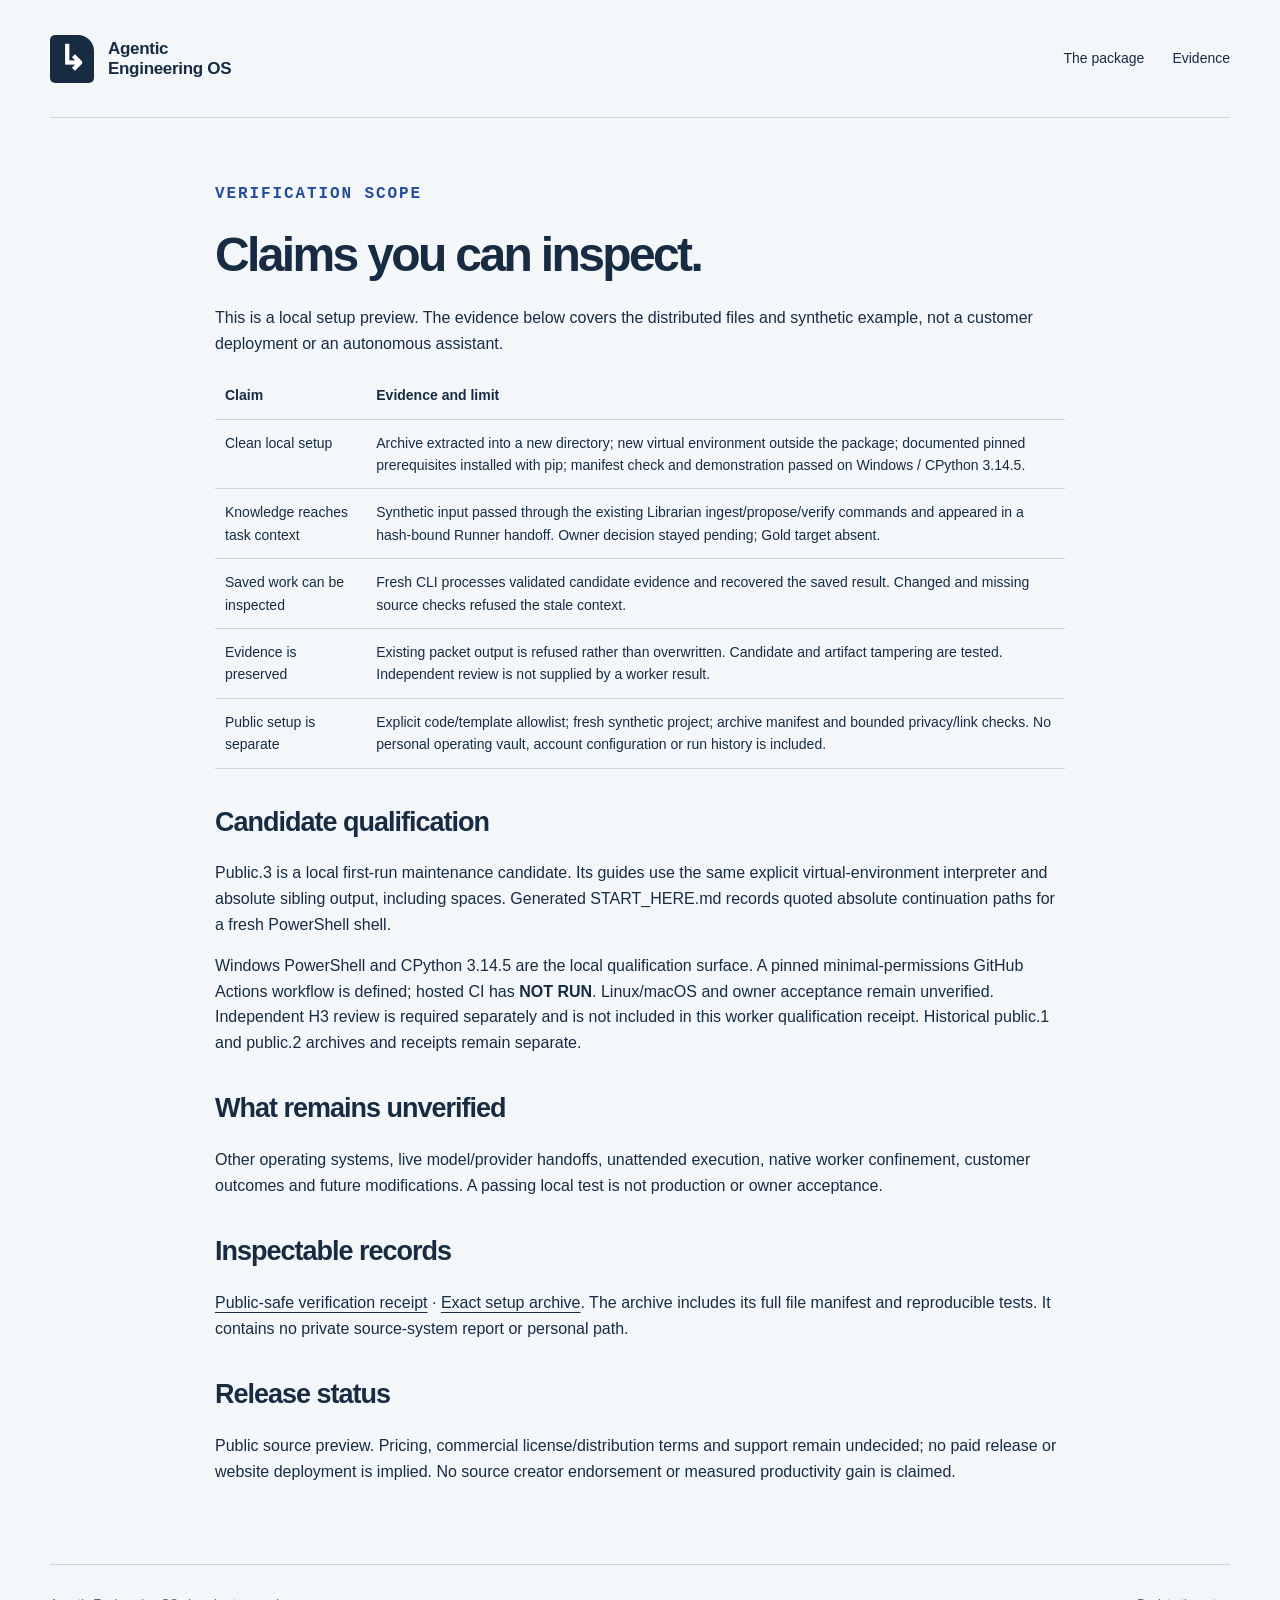
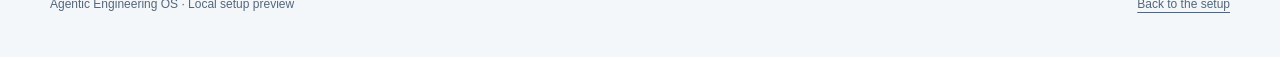
<file: site/verification.html>
<!doctype html><html lang="en"><head><meta charset="utf-8"><meta name="viewport" content="width=device-width,initial-scale=1"><link rel="stylesheet" href="style.css"><title>Verification — Agentic Engineering OS</title></head><body><header class="wrap masthead"><a class="brand" href="index.html"><span class="mark" aria-hidden="true">↳</span><span>Agentic<br>Engineering OS</span></a><nav><a href="index.html#package">The package</a><a href="verification.html">Evidence</a></nav></header><main class="wrap document"><p class="eyebrow">VERIFICATION SCOPE</p><h1>Claims you can inspect.</h1><p>This is a local setup preview. The evidence below covers the distributed files and synthetic example, not a customer deployment or an autonomous assistant.</p><table><thead><tr><th>Claim</th><th>Evidence and limit</th></tr></thead><tbody><tr><td>Clean local setup</td><td>Archive extracted into a new directory; new virtual environment outside the package; documented pinned prerequisites installed with pip; manifest check and demonstration passed on Windows / CPython 3.14.5.</td></tr><tr><td>Knowledge reaches task context</td><td>Synthetic input passed through the existing Librarian ingest/propose/verify commands and appeared in a hash-bound Runner handoff. Owner decision stayed pending; Gold target absent.</td></tr><tr><td>Saved work can be inspected</td><td>Fresh CLI processes validated candidate evidence and recovered the saved result. Changed and missing source checks refused the stale context.</td></tr><tr><td>Evidence is preserved</td><td>Existing packet output is refused rather than overwritten. Candidate and artifact tampering are tested. Independent review is not supplied by a worker result.</td></tr><tr><td>Public setup is separate</td><td>Explicit code/template allowlist; fresh synthetic project; archive manifest and bounded privacy/link checks. No personal operating vault, account configuration or run history is included.</td></tr></tbody></table><h2>Candidate qualification</h2><p>Public.3 is a local first-run maintenance candidate. Its guides use the same explicit virtual-environment interpreter and absolute sibling output, including spaces. Generated START_HERE.md records quoted absolute continuation paths for a fresh PowerShell shell.</p><p>Windows PowerShell and CPython 3.14.5 are the local qualification surface. A pinned minimal-permissions GitHub Actions workflow is defined; hosted CI has <strong>NOT RUN</strong>. Linux/macOS and owner acceptance remain unverified. Independent H3 review is required separately and is not included in this worker qualification receipt. Historical public.1 and public.2 archives and receipts remain separate.</p><h2>What remains unverified</h2><p>Other operating systems, live model/provider handoffs, unattended execution, native worker confinement, customer outcomes and future modifications. A passing local test is not production or owner acceptance.</p><h2>Inspectable records</h2><p><a href="verification-public.3.json">Public-safe verification receipt</a> · <a href="downloads/agentic-engineering-os-2026.10.09-public.3.zip">Exact setup archive</a>. The archive includes its full file manifest and reproducible tests. It contains no private source-system report or personal path.</p><h2>Release status</h2><p>Public source preview. Pricing, commercial license/distribution terms and support remain undecided; no paid release or website deployment is implied. No source creator endorsement or measured productivity gain is claimed.</p></main><footer class="wrap"><p>Agentic Engineering OS · Local setup preview</p><a href="index.html">Back to the setup</a></footer></body></html>
</file>
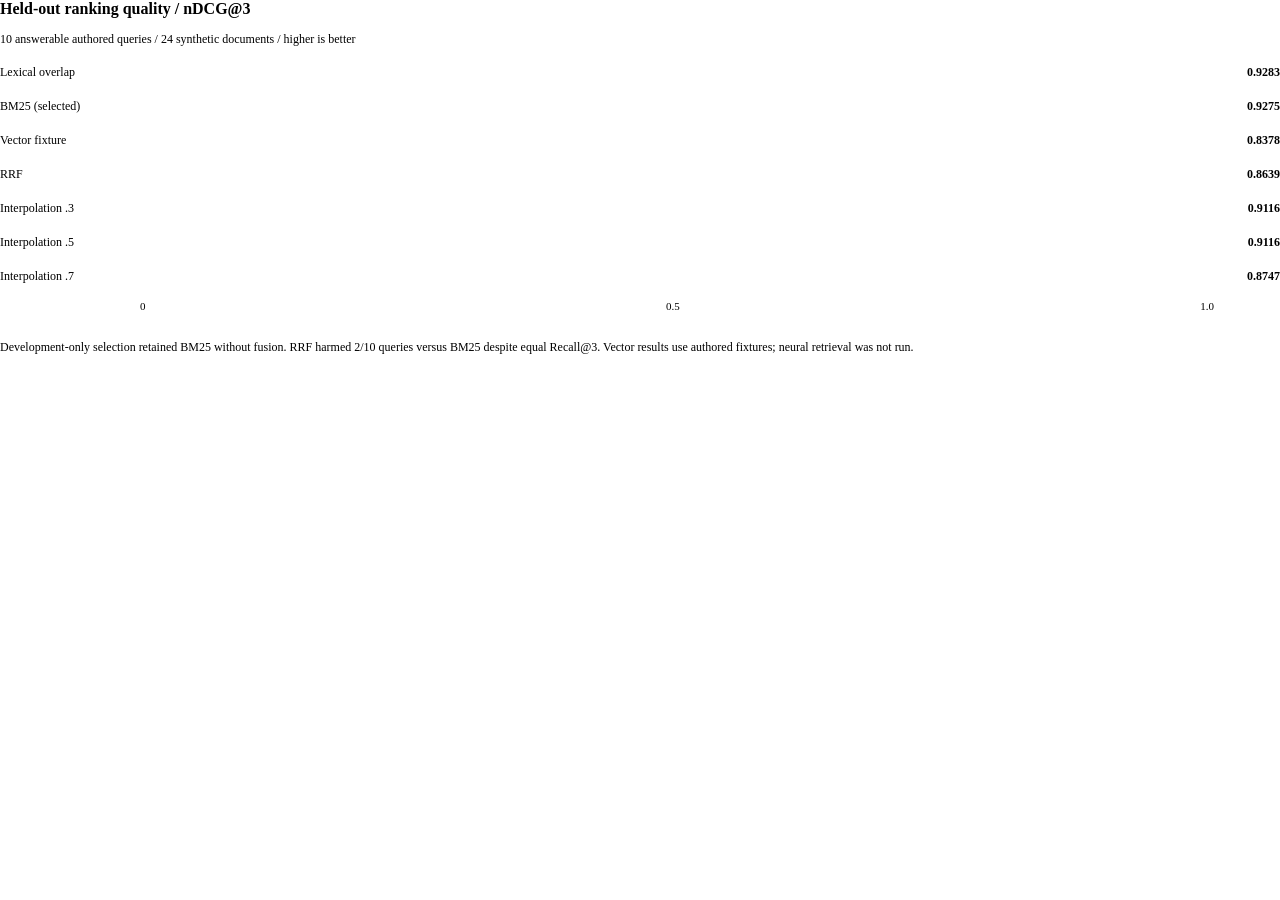
<file: experiments/arxiv-20261113-retrieval/comparison.html>
<!doctype html><html lang="en"><meta charset="utf-8"><meta name="viewport" content="width=device-width,initial-scale=1"><title>Synthetic retrieval comparison</title><style>:root{color-scheme:light dark}body{margin:0;font-family:var(--font-sans);color:var(--foreground)}figure{margin:0}figcaption{font-size:16px;font-weight:650;margin-bottom:6px}p{color:var(--muted-foreground);font-size:12px;line-height:1.5}.row{display:grid;grid-template-columns:130px minmax(50px,1fr) 56px;align-items:center;gap:10px;margin:14px 0;font-size:12px}.track{height:20px;background:var(--secondary);border-radius:3px;overflow:hidden}.bar{height:20px}.row strong{text-align:right;font-family:var(--font-mono);font-size:12px}.axis{margin-left:140px;margin-right:66px;display:flex;justify-content:space-between;color:var(--muted-foreground);font-size:11px}.note{border-top:1px solid var(--border);padding-top:10px;margin-top:16px}@media(max-width:420px){.row{grid-template-columns:103px minmax(30px,1fr) 49px;gap:6px;font-size:11px}.axis{margin-left:109px;margin-right:55px}}</style><figure><figcaption>Held-out ranking quality / nDCG@3</figcaption><p>10 answerable authored queries / 24 synthetic documents / higher is better</p><div class="row"><span>Lexical overlap</span><div class="track"><div class="bar" style="width:92.83399067828577%;background:var(--chart-2)"></div></div><strong>0.9283</strong></div><div class="row"><span>BM25 (selected)</span><div class="track"><div class="bar" style="width:92.75411552376187%;background:var(--chart-1)"></div></div><strong>0.9275</strong></div><div class="row"><span>Vector fixture</span><div class="track"><div class="bar" style="width:83.78025722645346%;background:var(--chart-3)"></div></div><strong>0.8378</strong></div><div class="row"><span>RRF</span><div class="track"><div class="bar" style="width:86.38917269023848%;background:var(--chart-4)"></div></div><strong>0.8639</strong></div><div class="row"><span>Interpolation .3</span><div class="track"><div class="bar" style="width:91.1616621550243%;background:var(--chart-4)"></div></div><strong>0.9116</strong></div><div class="row"><span>Interpolation .5</span><div class="track"><div class="bar" style="width:91.1616621550243%;background:var(--chart-4)"></div></div><strong>0.9116</strong></div><div class="row"><span>Interpolation .7</span><div class="track"><div class="bar" style="width:87.47095969073888%;background:var(--chart-4)"></div></div><strong>0.8747</strong></div><div class="axis"><span>0</span><span>0.5</span><span>1.0</span></div><p class="note">Development-only selection retained BM25 without fusion. RRF harmed 2/10 queries versus BM25 despite equal Recall@3. Vector results use authored fixtures; neural retrieval was not run.</p></figure></html>
</file>
<file: site/style.css>
:root{--paper:#f4f7fa;--ink:#172c42;--muted:#53677a;--line:#cbd5df;--blue:#234d9b;--blue-soft:#e6eefb;--green:#246448;--white:#fff;--sans:"Segoe UI",Arial,sans-serif;--display:Arial,"Segoe UI",sans-serif;--mono:Consolas,"Courier New",monospace}*{box-sizing:border-box}html{scroll-behavior:smooth;scroll-padding-top:24px}body{margin:0;background:var(--paper);color:var(--ink);font:17px/1.6 var(--sans)}a{color:inherit;text-underline-offset:4px}button{font:inherit}a:focus-visible,button:focus-visible,summary:focus-visible{outline:3px solid var(--blue);outline-offset:5px}.skip{position:fixed;top:-80px;left:18px;background:white;padding:10px;z-index:10}.skip:focus{top:10px}.wrap{width:min(1180px,calc(100% - 72px));margin-inline:auto}.masthead{display:flex;align-items:center;justify-content:space-between;gap:25px;min-height:118px;border-bottom:1px solid var(--line)}.brand{display:flex;align-items:center;gap:14px;text-decoration:none;font-weight:650;line-height:1.15;letter-spacing:-.3px;font-size:17px}.mark{width:44px;height:48px;background:var(--ink);color:white;display:grid;place-items:center;font-size:34px;border-radius:5px 16px 5px 5px}.masthead nav{display:flex;gap:28px;font-size:14px}.masthead nav a{text-decoration:none}.masthead nav a:hover{text-decoration:underline}.edition,.eyebrow,.file,.flow>li>span,.caption{font-family:var(--mono);font-size:11px;letter-spacing:1.3px}.edition{color:var(--muted)}.hero{display:grid;grid-template-columns:1.04fr 1fr;gap:70px;align-items:center;padding-block:90px 105px}.eyebrow{font-size:11px;letter-spacing:1.9px;color:var(--blue);font-weight:bold;margin:0 0 22px}h1,h2,h3,p{margin-top:0}h1,h2{font-family:var(--display);letter-spacing:-.055em;line-height:1.03}h1{font-size:clamp(45px,4.65vw,65px);margin-bottom:26px}h2{font-size:42px;margin-bottom:24px}h3{font-size:19px;letter-spacing:-.025em;line-height:1.25;margin-bottom:12px}.lead{font-size:22px;line-height:1.45;letter-spacing:-.45px;margin-bottom:20px}.intro{color:var(--muted);font-size:16px;max-width:440px}.actions{display:flex;align-items:center;gap:23px;flex-wrap:wrap;margin-top:30px}.button{display:inline-flex;align-items:center;justify-content:space-between;gap:28px;min-height:54px;background:var(--blue);color:white;padding:13px 22px;border:1px solid var(--blue);border-radius:5px;text-decoration:none;font-size:15px;font-weight:600}.button:hover{background:#193b7b}.text-link{font-size:14px;font-weight:600}.caption{font-size:10px;color:var(--muted);letter-spacing:.25px;margin:18px 0 0}.preview{background:#dde6ee;border:1px solid #b7c5d2;border-radius:10px;box-shadow:0 24px 55px -32px #526d89;transform:rotate(1deg);max-width:100%;padding:0 17px 16px}.preview-top{display:flex;gap:9px;align-items:center;padding:17px 0;font:10px var(--mono);letter-spacing:.8px}.preview-top>span:last-child{margin-left:auto;letter-spacing:0;color:var(--muted)}.dot{height:7px;width:7px;border-radius:50%;background:var(--green)}.tabs{display:flex;gap:3px;padding-left:1px}.tabs button{border:1px solid transparent;background:none;font-size:13px;padding:10px 18px;cursor:pointer;color:var(--muted);border-radius:7px 7px 0 0}.tabs [aria-selected=true]{background:var(--white);color:var(--ink);border-color:var(--line);border-bottom-color:white;position:relative;top:1px}.paper{background:white;border:1px solid var(--line);border-radius:0 5px 5px 5px;padding:28px 28px 18px;min-height:365px;box-shadow:4px 5px 0 #c3cfda}.file{color:var(--muted);font-size:10px;letter-spacing:.2px;margin-bottom:25px}.paper h2{font:600 25px/1.2 var(--sans);letter-spacing:-.7px;margin-bottom:16px}.paper p{font-size:14px;color:var(--muted)}.paper .note{margin-top:24px;font-size:12px;border-top:1px solid #e5ebef;padding-top:14px}.checklist{list-style:none;padding:0;margin:22px 0}.checklist li{display:flex;align-items:center;gap:12px;font-size:14px;padding:10px 0;border-bottom:1px solid #e8edf2}.checklist li>span:last-child{margin-left:auto;font:11px var(--mono);color:var(--muted)}.check{color:var(--green)}.pending{color:#846c36}.preview-bottom{display:flex;justify-content:space-between;gap:10px;margin-top:18px;font-size:9px;color:var(--muted)}.status{background:var(--blue-soft);color:var(--blue);font:12px var(--mono);padding:16px;margin-top:25px;border-left:3px solid var(--blue)}.status.neutral{background:#eff2f5;color:var(--ink);border-color:#8295a7}.band{background:var(--ink);color:#e9eff5;padding:76px 0}.band .eyebrow{color:#a9c5ff}.section-intro{display:grid;grid-template-columns:1fr 1.2fr;column-gap:130px;align-items:end}.section-intro .eyebrow{grid-column:1/-1}.section-intro p:last-child{max-width:440px;color:#bdccda;font-size:16px}.flow{padding:0;list-style:none;display:grid;grid-template-columns:repeat(4,1fr);gap:32px;margin:44px 0}.flow>li{border-top:1px solid #496074;padding-top:23px}.flow>li>span{color:#a9c5ff;font-size:10px;letter-spacing:1px}.flow h3{margin-top:16px;font-size:19px}.flow p{font-size:14px;color:#bdccda;line-height:1.6}.band-note{font:12px/1.8 var(--mono);padding-top:26px;border-top:1px solid #496074;color:#cfdae4;margin-bottom:0}.offer{padding-block:100px;display:grid;grid-template-columns:1fr 1fr;gap:120px}.offer p{font-size:16px;color:var(--muted)}.offer .small{font-size:21px;color:var(--ink)}.offer .button{margin-top:16px}.contents{background:white;border:1px solid var(--line);padding:30px 35px;border-radius:8px}.contents h3{margin-bottom:16px}.contents ul{list-style:none;padding:0;margin:0}.contents li{padding:17px 0;border-top:1px solid #e5ebef}.contents strong{display:block;font-size:15px;font-weight:600}.contents span{display:block;color:var(--muted);font-size:13px;margin-top:5px}.requirements{border-top:1px solid var(--line);padding-block:64px;display:grid;grid-template-columns:1fr 1fr;gap:120px}.requirements p{font-size:16px;color:var(--muted)}.requirements h3:not(:first-child){margin-top:26px}.faq{border-top:1px solid var(--line);padding-block:64px}.faq details{max-width:820px;border-bottom:1px solid var(--line);padding:19px 0}.faq summary{font-size:17px;font-weight:600;cursor:pointer}.faq details p{color:var(--muted);font-size:15px;margin:16px 0 2px;max-width:740px}.closing{margin-top:30px;margin-bottom:65px;padding:42px 48px;background:var(--blue-soft);border-radius:8px;display:flex;align-items:center;justify-content:space-between;gap:30px}.closing h2{margin-bottom:0;font-size:38px}footer{padding-block:30px;border-top:1px solid var(--line);font-size:12px;color:var(--muted);display:flex;justify-content:space-between;gap:65px}footer p:last-child{max-width:590px}.document{max-width:850px;padding-block:64px}.document h1{font-size:48px}.document h2{font-size:27px;margin-top:40px;letter-spacing:-1px}.document p,.document li{font-size:16px}.document code{font:13px var(--mono);overflow-wrap:anywhere}.document pre{background:#e6edf3;padding:20px;overflow:auto;border-radius:5px}.document table{border-collapse:collapse;width:100%;font-size:14px}.document th,.document td{border-bottom:1px solid var(--line);text-align:left;padding:12px 10px;vertical-align:top} [hidden]{display:none!important}@media(max-width:1000px){.edition{display:none}.hero{gap:35px;padding-block:60px}.offer,.requirements{gap:60px}.section-intro{column-gap:50px}.preview{transform:none}.paper{padding:23px;min-height:370px}.preview-top>span:last-child{display:none}.flow{gap:22px}.flow h3{font-size:17px}}@media(max-width:740px){.wrap{width:calc(100% - 36px)}.masthead{min-height:95px;gap:15px}.brand{font-size:14px;gap:9px}.mark{width:34px;height:39px;font-size:28px}.masthead nav{gap:15px;font-size:12px}.masthead nav a:first-child{display:none}.hero{display:block;padding-block:47px 55px}.hero-copy{max-width:560px}h1{font-size:48px;letter-spacing:-2.8px}h2{font-size:35px}.lead{font-size:20px}.intro{max-width:none}.preview{margin-top:43px}.paper{min-height:345px}.preview-bottom{font-size:8px}.band{padding-block:48px}.section-intro{display:block}.section-intro p:last-child{max-width:none}.flow{grid-template-columns:1fr 1fr;gap:22px;margin:28px 0}.flow h3{font-size:18px}.flow p{font-size:13px}.offer{display:block;padding-block:55px}.contents{margin-top:36px;padding:25px}.requirements{display:block;padding-block:46px}.requirements>div:last-child{margin-top:30px}.faq{padding-block:44px}.faq summary{font-size:16px}.closing{display:block;padding:28px;margin-bottom:40px}.closing .button{margin-top:30px}.closing h2{font-size:33px}footer{display:block;padding-top:25px}footer p:last-child{max-width:none}.document{padding-top:40px}.document h1{font-size:39px}.document table{font-size:12px}.document td,.document th{padding:9px 6px}}@media(prefers-reduced-motion:reduce){html{scroll-behavior:auto}}
</file>
